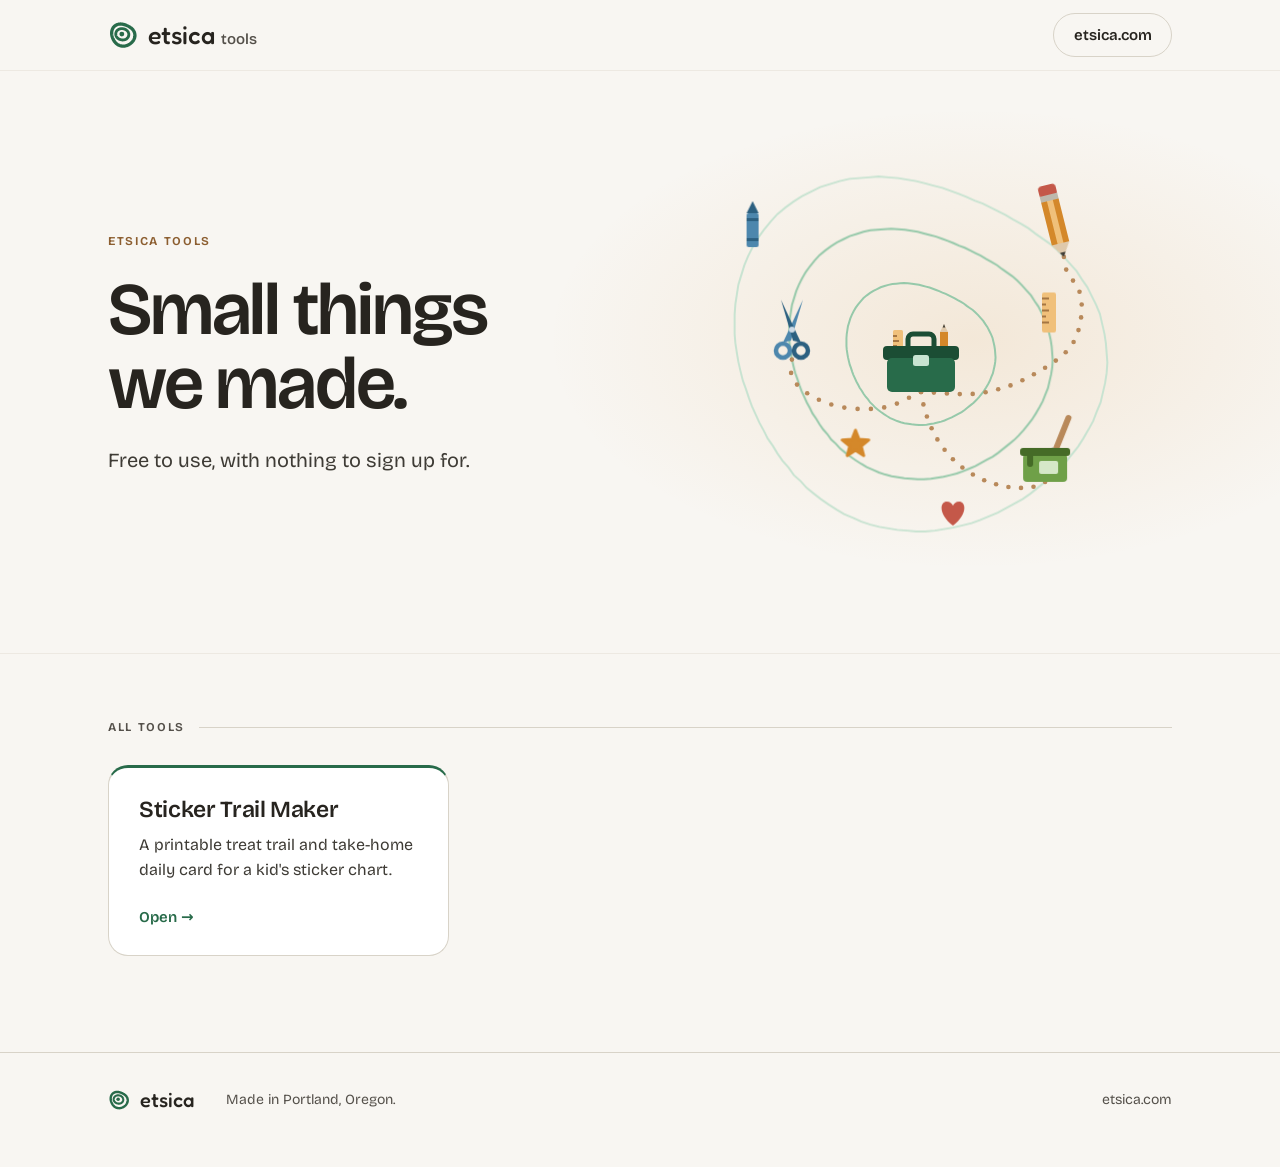
<file: index.html>
<!doctype html>
<html lang="en">
<head>
<meta charset="utf-8">
<meta name="viewport" content="width=device-width, initial-scale=1">
<meta name="robots" content="noindex">
<meta name="color-scheme" content="light">
<title>Etsica Tools</title>
<link rel="stylesheet" href="/css/fonts.css">
<style>
  :root {
    --bark-200: #DFC9AB; --bark-400: #B8895A; --bark-600: #8C5E30;
    --moss-100: #D6E8C8; --moss-400: #6FA048; --moss-600: #456B27;
    --slate-100: #CCDAE6; --slate-400: #4D87AD; --slate-600: #2C6080;
    --fern-100: #C8E3D1; --fern-200: #96C9AA; --fern-600: #286B4A; --fern-700: #1B4D34;
    --ember-200: #F0C07A; --ember-400: #D4882A;
    --cedar-400: #C45849;
    --stone-0: #FFFFFF; --stone-50: #F8F6F2; --stone-100: #EDE9E2; --stone-200: #D8D3C8; --stone-300: #BDB8AC; --stone-700: #3E3B35; --stone-800: #27241F;

    --bg: var(--stone-50); --surface: var(--stone-0);
    --line: var(--stone-200); --line-soft: var(--stone-100);
    --ink: var(--stone-800); --ink-2: var(--stone-700); --ink-3: #54504A;
    --primary: var(--fern-600);

    --font: "Bricolage Grotesque", system-ui, -apple-system, sans-serif;
    --font-word: "Fredoka", system-ui, sans-serif;
    --ease: cubic-bezier(.22, .61, .36, 1);
    --pop: cubic-bezier(.34, 1.5, .5, 1);
    color-scheme: light;
  }

  * { box-sizing: border-box; margin: 0; padding: 0; }
  body {
    min-height: 100vh; display: flex; flex-direction: column;
    background: var(--bg); color: var(--ink);
    font-family: var(--font); font-size: 16px; line-height: 1.6;
    -webkit-font-smoothing: antialiased;
  }
  a { color: inherit; text-decoration: none; }
  :focus-visible { outline: 2px solid var(--primary); outline-offset: 3px; border-radius: 3px; }
  .wrap { max-width: 1120px; margin: 0 auto; padding: 0 28px; }

  .lockup { display: flex; align-items: center; gap: 10px; }
  .mark { color: var(--primary); flex: 0 0 auto; }
  .word { font-family: var(--font-word); font-weight: 500; line-height: 1; font-size: 25px; }
  .word small { font-family: var(--font); font-size: 15px; font-weight: 550; color: var(--ink-3); margin-left: 6px; }

  .top { border-bottom: 1px solid var(--line-soft); }
  .top .wrap { display: flex; align-items: center; height: 70px; }
  .top nav { margin-left: auto; }
  .pill { display: inline-flex; align-items: center; font-size: 15px; font-weight: 600; border: 1px solid var(--line); border-radius: 9999px; padding: .6em 1.3em; transition: border-color .15s var(--ease); }
  .pill:hover { border-color: var(--ink-3); }

  .hero { position: relative; overflow: hidden; }
  .hero::before { content: ""; position: absolute; inset: 0; pointer-events: none;
    background: radial-gradient(52% 62% at 76% 46%, rgba(212, 136, 42, .13), transparent 64%); }
  .scene { width: 100%; max-width: 480px; height: auto; justify-self: center; overflow: visible; }

  .ring { fill: none; stroke: var(--fern-200); stroke-width: 2; transform-box: fill-box; transform-origin: center; }
  .ring.g1 { animation: ringgrow .85s cubic-bezier(.34, 1.4, .5, 1) .3s both; }
  .ring.g2 { animation: ringgrow .85s cubic-bezier(.34, 1.4, .5, 1) .48s both; }
  .ring.g3 { stroke: var(--fern-100); animation: ringgrow .9s cubic-bezier(.34, 1.4, .5, 1) .66s both, ringidle 6.5s ease-in-out 3.4s infinite; }
  @keyframes ringgrow { from { opacity: 0; transform: scale(.06); } 60% { opacity: 1; } to { opacity: 1; transform: scale(1); } }
  @keyframes ringidle { 0%, 100% { transform: scale(1); opacity: 1; } 50% { transform: scale(1.025); opacity: .72; } }

  .dot { transform-box: fill-box; transform-origin: center; animation: pop .5s var(--ease) both; }
  .box { transform-box: fill-box; transform-origin: center; animation: pop .7s var(--pop) 1.2s both; }
  .tool, .bit { transform-box: fill-box; transform-origin: center bottom; }
  .tool.o1 { animation: pop .6s var(--pop) 1.55s both, scribble 4.8s ease-in-out 3.6s infinite; }
  .tool.o2 { animation: pop .6s var(--pop) 1.75s both; }
  .tool.o3 { animation: pop .6s var(--pop) 1.95s both; }
  .bit.t1 { animation: pop .55s var(--pop) 1.65s both, twinkle 3.2s ease-in-out 2.8s infinite; }
  .bit.t2 { animation: pop .55s var(--pop) 1.85s both, sway 5.6s ease-in-out 3s infinite; }
  .bit.t3 { animation: pop .55s var(--pop) 2.05s both, sway 5.2s ease-in-out 3.2s infinite; }
  .bit.t4 { animation: pop .55s var(--pop) 2.2s both, twinkle 3.6s ease-in-out 3.35s infinite; }
  .blade { transform-box: view-box; transform-origin: 0 -30px; }
  .blade.a { animation: snip-a 3.4s ease-in-out 3s infinite; }
  .blade.b { animation: snip-b 3.4s ease-in-out 3s infinite; }
  @keyframes pop { from { opacity: 0; transform: scale(0); } to { opacity: 1; transform: scale(1); } }
  @keyframes sway { 0%, 100% { transform: rotate(-2deg); } 50% { transform: rotate(2deg); } }
  @keyframes twinkle { 0%, 100% { transform: scale(1) rotate(0); } 50% { transform: scale(1.12) rotate(8deg); } }
  @keyframes scribble { 0%, 60%, 100% { transform: rotate(0); } 66% { transform: rotate(-7deg); } 72% { transform: rotate(5deg); } 78% { transform: rotate(-5deg); } 84% { transform: rotate(3deg); } }
  @keyframes snip-a { 0%, 55%, 100% { transform: rotate(0); } 63%, 79% { transform: rotate(12deg); } 71%, 87% { transform: rotate(0); } }
  @keyframes snip-b { 0%, 55%, 100% { transform: rotate(0); } 63%, 79% { transform: rotate(-12deg); } 71%, 87% { transform: rotate(0); } }

  .trail circle { fill: var(--bark-400); transform-box: fill-box; transform-origin: center; animation: dotpop .3s var(--ease) both; }
  @keyframes dotpop { from { opacity: 0; transform: scale(.2); } to { opacity: 1; transform: scale(1); } }
  .hero .wrap { position: relative; display: grid; grid-template-columns: 1.02fr .98fr; gap: 40px; align-items: center; padding-top: 48px; padding-bottom: 64px; }
  .kicker { font-size: 12px; font-weight: 650; letter-spacing: .14em; text-transform: uppercase; color: var(--bark-600); margin-bottom: 22px; }
  h1 { font-size: clamp(42px, 6.6vw, 74px); line-height: 1; letter-spacing: -.03em; font-weight: 600; max-width: 12ch; text-wrap: balance; }
  .lede { margin-top: 24px; max-width: 38ch; font-size: clamp(17px, 2vw, 20px); line-height: 1.55; color: var(--ink-2); }

  .list { flex: 1; padding: 64px 0 96px; border-top: 1px solid var(--line-soft); }
  h2 { display: flex; align-items: center; gap: 14px; color: var(--ink-3);
    font-size: 12px; font-weight: 650; letter-spacing: .14em; text-transform: uppercase; margin-bottom: 28px; }
  h2::after { content: ""; flex: 1; height: 1px; background: var(--line); }
  .cards { list-style: none; display: grid; grid-template-columns: repeat(auto-fill, minmax(300px, 1fr)); gap: 20px; }
  .card { display: flex; flex-direction: column; height: 100%; padding: 28px 30px 26px;
    background: var(--surface); border: 1px solid var(--line); border-top: 3px solid var(--primary); border-radius: 20px;
    transition: transform .18s var(--ease), border-color .18s var(--ease); }
  .card:hover { transform: translateY(-3px); border-color: var(--ink-3); border-top-color: var(--primary); }
  .card h3 { font-size: 23px; font-weight: 600; letter-spacing: -.015em; line-height: 1.2; }
  .card p { margin-top: 8px; color: var(--ink-2); }
  .card .go { margin-top: auto; padding-top: 22px; font-size: 15px; font-weight: 600; color: var(--primary); }
  .card .go span { display: inline-block; transition: transform .18s var(--ease); }
  .card:hover .go span { transform: translateX(4px); }

  footer { border-top: 1px solid var(--line); }
  footer .wrap { padding: 36px 28px 56px; display: flex; flex-wrap: wrap; gap: 16px 32px; align-items: center; color: var(--ink-3); font-size: 14px; }
  footer .word { font-size: 20px; color: var(--ink); }
  footer .wrap > a:last-child { margin-left: auto; }
  footer .wrap > a:last-child:hover { color: var(--ink); }

  @media (max-width: 720px) {
    .wrap, footer .wrap { padding-left: 20px; padding-right: 20px; }
    .hero .wrap { grid-template-columns: 1fr; gap: 8px; padding-top: 16px; padding-bottom: 56px; }
    .scene { order: -1; max-width: 340px; }
    .list { padding-top: 48px; }
    .cards { grid-template-columns: 1fr; }
  }
  @media (prefers-reduced-motion: reduce) {
    * { animation: none !important; transition: none !important; }
  }
</style>
</head>
<body>
<svg width="0" height="0" style="position:absolute" aria-hidden="true"><symbol id="ring" viewBox="0 0 64 64"><path d="M57.4 32.0 L57.5 33.3 L57.4 34.7 L57.2 36.0 L56.9 37.3 L56.6 38.6 L56.1 39.8 L55.6 41.1 L55.0 42.2 L54.3 43.4 L53.6 44.5 L52.8 45.5 L52.0 46.5 L51.1 47.5 L50.2 48.4 L49.2 49.2 L48.2 50.0 L47.2 50.8 L46.2 51.5 L45.1 52.1 L44.0 52.7 L42.9 53.3 L41.7 53.8 L40.5 54.3 L39.4 54.7 L38.2 55.0 L36.9 55.3 L35.7 55.5 L34.5 55.7 L33.2 55.8 L32.0 55.8 L30.8 55.7 L29.5 55.6 L28.3 55.4 L27.1 55.2 L25.9 54.9 L24.7 54.5 L23.6 54.0 L22.4 53.5 L21.4 52.9 L20.3 52.2 L19.3 51.5 L18.4 50.8 L17.4 50.0 L16.6 49.1 L15.7 48.3 L15.0 47.3 L14.2 46.4 L13.5 45.4 L12.9 44.4 L12.2 43.4 L11.7 42.4 L11.1 41.3 L10.6 40.2 L10.1 39.1 L9.7 38.0 L9.3 36.8 L8.9 35.7 L8.6 34.5 L8.3 33.2 L8.1 32.0 L7.9 30.7 L7.8 29.5 L7.8 28.2 L7.8 26.9 L7.9 25.5 L8.1 24.2 L8.3 22.9 L8.7 21.6 L9.1 20.3 L9.6 19.1 L10.2 17.9 L10.9 16.7 L11.7 15.6 L12.6 14.5 L13.5 13.5 L14.6 12.6 L15.7 11.8 L16.8 11.1 L18.0 10.5 L19.2 9.9 L20.5 9.5 L21.8 9.1 L23.1 8.8 L24.4 8.7 L25.7 8.6 L27.0 8.5 L28.3 8.6 L29.6 8.7 L30.8 8.9 L32.0 9.1 L33.2 9.4 L34.3 9.7 L35.5 10.0 L36.6 10.4 L37.7 10.8 L38.7 11.2 L39.8 11.7 L40.9 12.1 L41.9 12.6 L42.9 13.1 L43.9 13.6 L44.9 14.2 L46.0 14.8 L47.0 15.4 L47.9 16.1 L48.9 16.8 L49.9 17.5 L50.8 18.3 L51.7 19.2 L52.5 20.1 L53.4 21.1 L54.1 22.2 L54.8 23.2 L55.4 24.4 L56.0 25.6 L56.5 26.8 L56.8 28.1 L57.1 29.4 L57.3 30.7 L57.4 32.0 Z" stroke="currentColor" stroke-width="7" fill="none" stroke-linejoin="round"/><path d="M44.4 30.5 L44.4 31.2 L44.4 32.0 L44.3 32.7 L44.2 33.4 L44.0 34.1 L43.8 34.8 L43.5 35.5 L43.2 36.2 L42.8 36.8 L42.4 37.4 L42.0 38.0 L41.5 38.5 L41.0 39.0 L40.5 39.5 L39.9 39.9 L39.4 40.4 L38.8 40.7 L38.2 41.1 L37.6 41.4 L36.9 41.6 L36.3 41.9 L35.6 42.1 L35.0 42.2 L34.4 42.3 L33.7 42.5 L33.1 42.5 L32.4 42.6 L31.8 42.6 L31.1 42.6 L30.5 42.6 L29.9 42.5 L29.2 42.4 L28.6 42.4 L28.0 42.2 L27.4 42.1 L26.8 41.9 L26.2 41.8 L25.6 41.6 L25.0 41.3 L24.4 41.1 L23.8 40.8 L23.2 40.5 L22.7 40.2 L22.1 39.8 L21.6 39.4 L21.0 39.0 L20.5 38.6 L20.0 38.1 L19.6 37.6 L19.1 37.1 L18.7 36.5 L18.3 35.9 L17.9 35.3 L17.6 34.7 L17.3 34.0 L17.1 33.3 L16.9 32.7 L16.7 31.9 L16.6 31.2 L16.6 30.5 L16.6 29.8 L16.6 29.0 L16.7 28.3 L16.8 27.6 L17.0 26.9 L17.2 26.2 L17.5 25.5 L17.8 24.8 L18.2 24.2 L18.6 23.6 L19.0 23.0 L19.5 22.5 L20.0 22.0 L20.5 21.5 L21.1 21.1 L21.6 20.6 L22.2 20.3 L22.8 19.9 L23.4 19.6 L24.1 19.4 L24.7 19.1 L25.4 18.9 L26.0 18.8 L26.6 18.7 L27.3 18.5 L27.9 18.5 L28.6 18.4 L29.2 18.4 L29.9 18.4 L30.5 18.4 L31.1 18.5 L31.8 18.6 L32.4 18.6 L33.0 18.8 L33.6 18.9 L34.2 19.1 L34.8 19.2 L35.4 19.4 L36.0 19.7 L36.6 19.9 L37.2 20.2 L37.8 20.5 L38.3 20.8 L38.9 21.2 L39.4 21.6 L40.0 22.0 L40.5 22.4 L41.0 22.9 L41.4 23.4 L41.9 23.9 L42.3 24.5 L42.7 25.1 L43.1 25.7 L43.4 26.3 L43.7 27.0 L43.9 27.7 L44.1 28.3 L44.3 29.1 L44.4 29.8 L44.4 30.5 Z" stroke="currentColor" stroke-width="6" fill="none" stroke-linejoin="round"/><circle cx="29.5" cy="30" r="5.2" fill="currentColor"/></symbol></svg>

<header class="top"><div class="wrap">
  <a class="lockup" href="/">
    <svg class="mark" width="30" height="30" viewBox="0 0 64 64" aria-hidden="true"><use href="#ring"/></svg>
    <span class="word">etsica<small>tools</small></span>
  </a>
  <nav aria-label="Etsica"><a class="pill" href="https://etsica.com">etsica.com</a></nav>
</div></header>

<main>
  <section class="hero" aria-labelledby="title">
    <div class="wrap">
      <div>
        <p class="kicker">Etsica tools</p>
        <h1 id="title">Small things we made.</h1>
        <p class="lede">Free to use, with nothing to sign up for.</p>
      </div>
      <svg class="scene" viewBox="0 0 480 470" aria-hidden="true">
        <defs><path id="treering" d="M24.75 -0.15 L24.85 1.15 L24.75 2.55 L24.55 3.85 L24.25 5.15 L23.95 6.45 L23.45 7.65 L22.95 8.95 L22.35 10.05 L21.65 11.25 L20.95 12.35 L20.15 13.35 L19.35 14.35 L18.45 15.35 L17.55 16.25 L16.55 17.05 L15.55 17.85 L14.55 18.65 L13.55 19.35 L12.45 19.95 L11.35 20.55 L10.25 21.15 L9.05 21.65 L7.85 22.15 L6.75 22.55 L5.55 22.85 L4.25 23.15 L3.05 23.35 L1.85 23.55 L0.55 23.65 L-0.65 23.65 L-1.85 23.55 L-3.15 23.45 L-4.35 23.25 L-5.55 23.05 L-6.75 22.75 L-7.95 22.35 L-9.05 21.85 L-10.25 21.35 L-11.25 20.75 L-12.35 20.05 L-13.35 19.35 L-14.25 18.65 L-15.25 17.85 L-16.05 16.95 L-16.95 16.15 L-17.65 15.15 L-18.45 14.25 L-19.15 13.25 L-19.75 12.25 L-20.45 11.25 L-20.95 10.25 L-21.55 9.15 L-22.05 8.05 L-22.55 6.95 L-22.95 5.85 L-23.35 4.65 L-23.75 3.55 L-24.05 2.35 L-24.35 1.05 L-24.55 -0.15 L-24.75 -1.45 L-24.85 -2.65 L-24.85 -3.95 L-24.85 -5.25 L-24.75 -6.65 L-24.55 -7.95 L-24.35 -9.25 L-23.95 -10.55 L-23.55 -11.85 L-23.05 -13.05 L-22.45 -14.25 L-21.75 -15.45 L-20.95 -16.55 L-20.05 -17.65 L-19.15 -18.65 L-18.05 -19.55 L-16.95 -20.35 L-15.85 -21.05 L-14.65 -21.65 L-13.45 -22.25 L-12.15 -22.65 L-10.85 -23.05 L-9.55 -23.35 L-8.25 -23.45 L-6.95 -23.55 L-5.65 -23.65 L-4.35 -23.55 L-3.05 -23.45 L-1.85 -23.25 L-0.65 -23.05 L0.55 -22.75 L1.65 -22.45 L2.85 -22.15 L3.95 -21.75 L5.05 -21.35 L6.05 -20.95 L7.15 -20.45 L8.25 -20.05 L9.25 -19.55 L10.25 -19.05 L11.25 -18.55 L12.25 -17.95 L13.35 -17.35 L14.35 -16.75 L15.25 -16.05 L16.25 -15.35 L17.25 -14.65 L18.15 -13.85 L19.05 -12.95 L19.85 -12.05 L20.75 -11.05 L21.45 -9.95 L22.15 -8.95 L22.75 -7.75 L23.35 -6.55 L23.85 -5.35 L24.15 -4.05 L24.45 -2.75 L24.65 -1.45 L24.75 -0.15 Z" vector-effect="non-scaling-stroke"/></defs>
        <g transform="translate(240 235) scale(3)"><use class="ring g1" href="#treering"/></g>
        <g transform="translate(240 235) scale(5.3)"><use class="ring g2" href="#treering"/></g>
        <g transform="translate(240 235) scale(7.5)"><use class="ring g3" href="#treering"/></g>

        <g class="trail">
          <circle cx="240.0" cy="273.0" r="2.3" style="animation-delay:2.200s"/>
          <circle cx="252.9" cy="273.6" r="2.3" style="animation-delay:2.250s"/>
          <circle cx="265.9" cy="274.4" r="2.3" style="animation-delay:2.300s"/>
          <circle cx="278.8" cy="275.1" r="2.3" style="animation-delay:2.350s"/>
          <circle cx="291.7" cy="274.9" r="2.3" style="animation-delay:2.400s"/>
          <circle cx="304.6" cy="273.2" r="2.3" style="animation-delay:2.450s"/>
          <circle cx="317.2" cy="270.3" r="2.3" style="animation-delay:2.500s"/>
          <circle cx="329.5" cy="266.4" r="2.3" style="animation-delay:2.550s"/>
          <circle cx="341.4" cy="261.3" r="2.3" style="animation-delay:2.600s"/>
          <circle cx="352.9" cy="255.3" r="2.3" style="animation-delay:2.650s"/>
          <circle cx="364.1" cy="248.8" r="2.3" style="animation-delay:2.700s"/>
          <circle cx="374.8" cy="241.6" r="2.3" style="animation-delay:2.750s"/>
          <circle cx="384.7" cy="233.2" r="2.3" style="animation-delay:2.800s"/>
          <circle cx="392.6" cy="223.0" r="2.3" style="animation-delay:2.850s"/>
          <circle cx="397.5" cy="211.1" r="2.3" style="animation-delay:2.900s"/>
          <circle cx="400.1" cy="198.4" r="2.3" style="animation-delay:2.950s"/>
          <circle cx="400.7" cy="185.5" r="2.3" style="animation-delay:3.000s"/>
          <circle cx="398.5" cy="172.8" r="2.3" style="animation-delay:3.050s"/>
          <circle cx="392.0" cy="161.6" r="2.3" style="animation-delay:3.100s"/>
          <circle cx="385.2" cy="150.6" r="2.3" style="animation-delay:3.150s"/>
          <circle cx="382.9" cy="137.9" r="2.3" style="animation-delay:3.200s"/>
          <circle cx="240.0" cy="273.0" r="2.3" style="animation-delay:2.300s"/>
          <circle cx="228.0" cy="278.8" r="2.3" style="animation-delay:2.350s"/>
          <circle cx="215.9" cy="284.6" r="2.3" style="animation-delay:2.400s"/>
          <circle cx="203.2" cy="288.4" r="2.3" style="animation-delay:2.450s"/>
          <circle cx="189.9" cy="289.9" r="2.3" style="animation-delay:2.500s"/>
          <circle cx="176.6" cy="289.9" r="2.3" style="animation-delay:2.550s"/>
          <circle cx="163.3" cy="288.6" r="2.3" style="animation-delay:2.600s"/>
          <circle cx="150.3" cy="285.5" r="2.3" style="animation-delay:2.650s"/>
          <circle cx="137.9" cy="280.7" r="2.3" style="animation-delay:2.700s"/>
          <circle cx="126.2" cy="274.2" r="2.3" style="animation-delay:2.750s"/>
          <circle cx="116.0" cy="265.6" r="2.3" style="animation-delay:2.800s"/>
          <circle cx="110.1" cy="253.9" r="2.3" style="animation-delay:2.850s"/>
          <circle cx="110.9" cy="240.6" r="2.3" style="animation-delay:2.900s"/>
          <circle cx="240.0" cy="273.0" r="2.3" style="animation-delay:2.400s"/>
          <circle cx="242.4" cy="285.4" r="2.3" style="animation-delay:2.450s"/>
          <circle cx="245.9" cy="297.5" r="2.3" style="animation-delay:2.500s"/>
          <circle cx="250.6" cy="309.2" r="2.3" style="animation-delay:2.550s"/>
          <circle cx="256.4" cy="320.4" r="2.3" style="animation-delay:2.600s"/>
          <circle cx="263.6" cy="330.8" r="2.3" style="animation-delay:2.650s"/>
          <circle cx="271.9" cy="340.2" r="2.3" style="animation-delay:2.700s"/>
          <circle cx="281.4" cy="348.5" r="2.3" style="animation-delay:2.750s"/>
          <circle cx="291.9" cy="355.5" r="2.3" style="animation-delay:2.800s"/>
          <circle cx="303.2" cy="361.2" r="2.3" style="animation-delay:2.850s"/>
          <circle cx="315.1" cy="365.3" r="2.3" style="animation-delay:2.900s"/>
          <circle cx="327.4" cy="368.0" r="2.3" style="animation-delay:2.950s"/>
          <circle cx="340.0" cy="368.9" r="2.3" style="animation-delay:3.000s"/>
          <circle cx="352.5" cy="367.7" r="2.3" style="animation-delay:3.050s"/>
          <circle cx="364.1" cy="362.9" r="2.3" style="animation-delay:3.100s"/>
        </g>

        <g transform="translate(174.5 341.3)"><g class="bit t1">
          <path d="M0 -30 L3.5 -20.9 L13.3 -20.3 L5.7 -14.1 L8.2 -4.7 L0 -10 L-8.2 -4.7 L-5.7 -14.1 L-13.3 -20.3 L-3.5 -20.9 Z" fill="var(--ember-400)" stroke="var(--ember-400)" stroke-width="3" stroke-linejoin="round"/>
        </g></g>
        <g transform="translate(71.6 128.1)"><g class="bit t2">
          <rect x="-6" y="-34" width="12" height="34" rx="2" fill="var(--slate-400)"/>
          <path d="M-6 -34 L0 -46 L6 -34 Z" fill="var(--slate-600)"/>
          <rect x="-6" y="-29" width="12" height="3" fill="var(--slate-600)"/>
          <rect x="-6" y="-9" width="12" height="3" fill="var(--slate-600)"/>
        </g></g>
        <g transform="translate(368 213.5)"><g class="bit t3">
          <rect x="-7" y="-40" width="14" height="40" rx="2" fill="var(--ember-200)"/>
          <path d="M-7 -34 h7 M-7 -28 h4 M-7 -22 h7 M-7 -16 h4 M-7 -10 h7" stroke="var(--bark-600)" stroke-width="1.5"/>
        </g></g>
        <g transform="translate(271.9 408.6)"><g class="bit t4">
          <path d="M0 -2 C-14 -12 -14 -26 -6 -26 C-3 -26 -1 -24 0 -22 C1 -24 3 -26 6 -26 C14 -26 14 -12 0 -2 Z" fill="var(--cedar-400)"/>
        </g></g>

        <g transform="translate(382.9 137.9)"><g class="tool o1"><g transform="rotate(-14)">
          <rect x="-9" y="-74" width="18" height="12" rx="4" fill="var(--cedar-400)"/>
          <rect x="-9" y="-64" width="18" height="7" fill="var(--stone-300)"/>
          <rect x="-9" y="-58" width="18" height="44" fill="var(--ember-400)"/>
          <rect x="-3" y="-58" width="6" height="44" fill="var(--ember-200)"/>
          <path d="M-9 -14 L0 0 L9 -14 Z" fill="var(--bark-200)"/>
          <path d="M-3 -4.7 L0 0 L3 -4.7 Z" fill="var(--stone-700)"/>
        </g></g></g>
        <g transform="translate(110.9 240.6)"><g class="tool o2">
          <g class="blade a">
            <path d="M-9 -17 L-1 -19 L11 -60 Z" fill="var(--slate-400)"/>
            <circle cx="-9" cy="-9" r="7" fill="none" stroke="var(--slate-400)" stroke-width="4.5"/>
          </g>
          <g class="blade b">
            <path d="M9 -17 L1 -19 L-11 -60 Z" fill="var(--slate-600)"/>
            <circle cx="9" cy="-9" r="7" fill="none" stroke="var(--slate-600)" stroke-width="4.5"/>
          </g>
          <circle cx="0" cy="-30" r="3" fill="var(--slate-100)"/>
        </g></g>
        <g transform="translate(364.1 362.9)"><g class="tool o3">
          <g transform="translate(8 -26) rotate(22)">
            <rect x="-3" y="-44" width="6" height="40" rx="3" fill="var(--bark-400)"/>
            <rect x="-4.5" y="-8" width="9" height="10" rx="1.5" fill="var(--stone-300)"/>
          </g>
          <rect x="-22" y="-28" width="44" height="28" rx="4" fill="var(--moss-400)"/>
          <rect x="-25" y="-34" width="50" height="8" rx="3" fill="var(--moss-600)"/>
          <path d="M-18 -27 v9 a3 3 0 0 0 6 0 v-9 Z" fill="var(--moss-600)"/>
          <rect x="-6" y="-21" width="19" height="13" rx="2" fill="var(--moss-100)"/>
        </g></g>

        <circle class="dot" cx="240" cy="235" r="6" fill="var(--fern-600)"/>
        <g transform="translate(240 235)"><g class="box">
          <rect x="-28" y="-24" width="10" height="24" rx="1.5" fill="var(--ember-200)"/>
          <path d="M-28 -18 h4 M-28 -13 h6 M-28 -8 h4" stroke="var(--bark-600)" stroke-width="1.5"/>
          <rect x="19" y="-22" width="8" height="22" fill="var(--ember-400)"/>
          <path d="M19 -22 L23 -30 L27 -22 Z" fill="var(--bark-200)"/>
          <path d="M21.7 -26.5 L23 -30 L24.3 -26.5 Z" fill="var(--stone-700)"/>
          <path d="M-13 -6 V-15 a5 5 0 0 1 5 -5 H8 a5 5 0 0 1 5 5 V-6" fill="none" stroke="var(--fern-700)" stroke-width="5" stroke-linecap="round"/>
          <rect x="-38" y="-8" width="76" height="14" rx="4" fill="var(--fern-700)"/>
          <rect x="-34" y="4" width="68" height="34" rx="5" fill="var(--fern-600)"/>
          <rect x="-8" y="1" width="16" height="11" rx="2.5" fill="var(--fern-100)"/>
        </g></g>
      </svg>
    </div>
  </section>

  <section class="list" aria-labelledby="all-tools"><div class="wrap">
    <h2 id="all-tools">All tools</h2>
    <ul class="cards">
      <li><a class="card" href="/sticker-trail-maker">
        <h3>Sticker Trail Maker</h3>
        <p>A printable treat trail and take-home daily card for a kid's sticker chart.</p>
        <span class="go" aria-hidden="true">Open <span>&rarr;</span></span>
      </a></li>
    </ul>
  </div></section>
</main>

<footer><div class="wrap">
  <span class="lockup">
    <svg class="mark" width="22" height="22" viewBox="0 0 64 64" aria-hidden="true"><use href="#ring"/></svg>
    <span class="word">etsica</span>
  </span>
  <span>Made in Portland, Oregon.</span>
  <a href="https://etsica.com">etsica.com</a>
</div></footer>
</body>
</html>
</file>
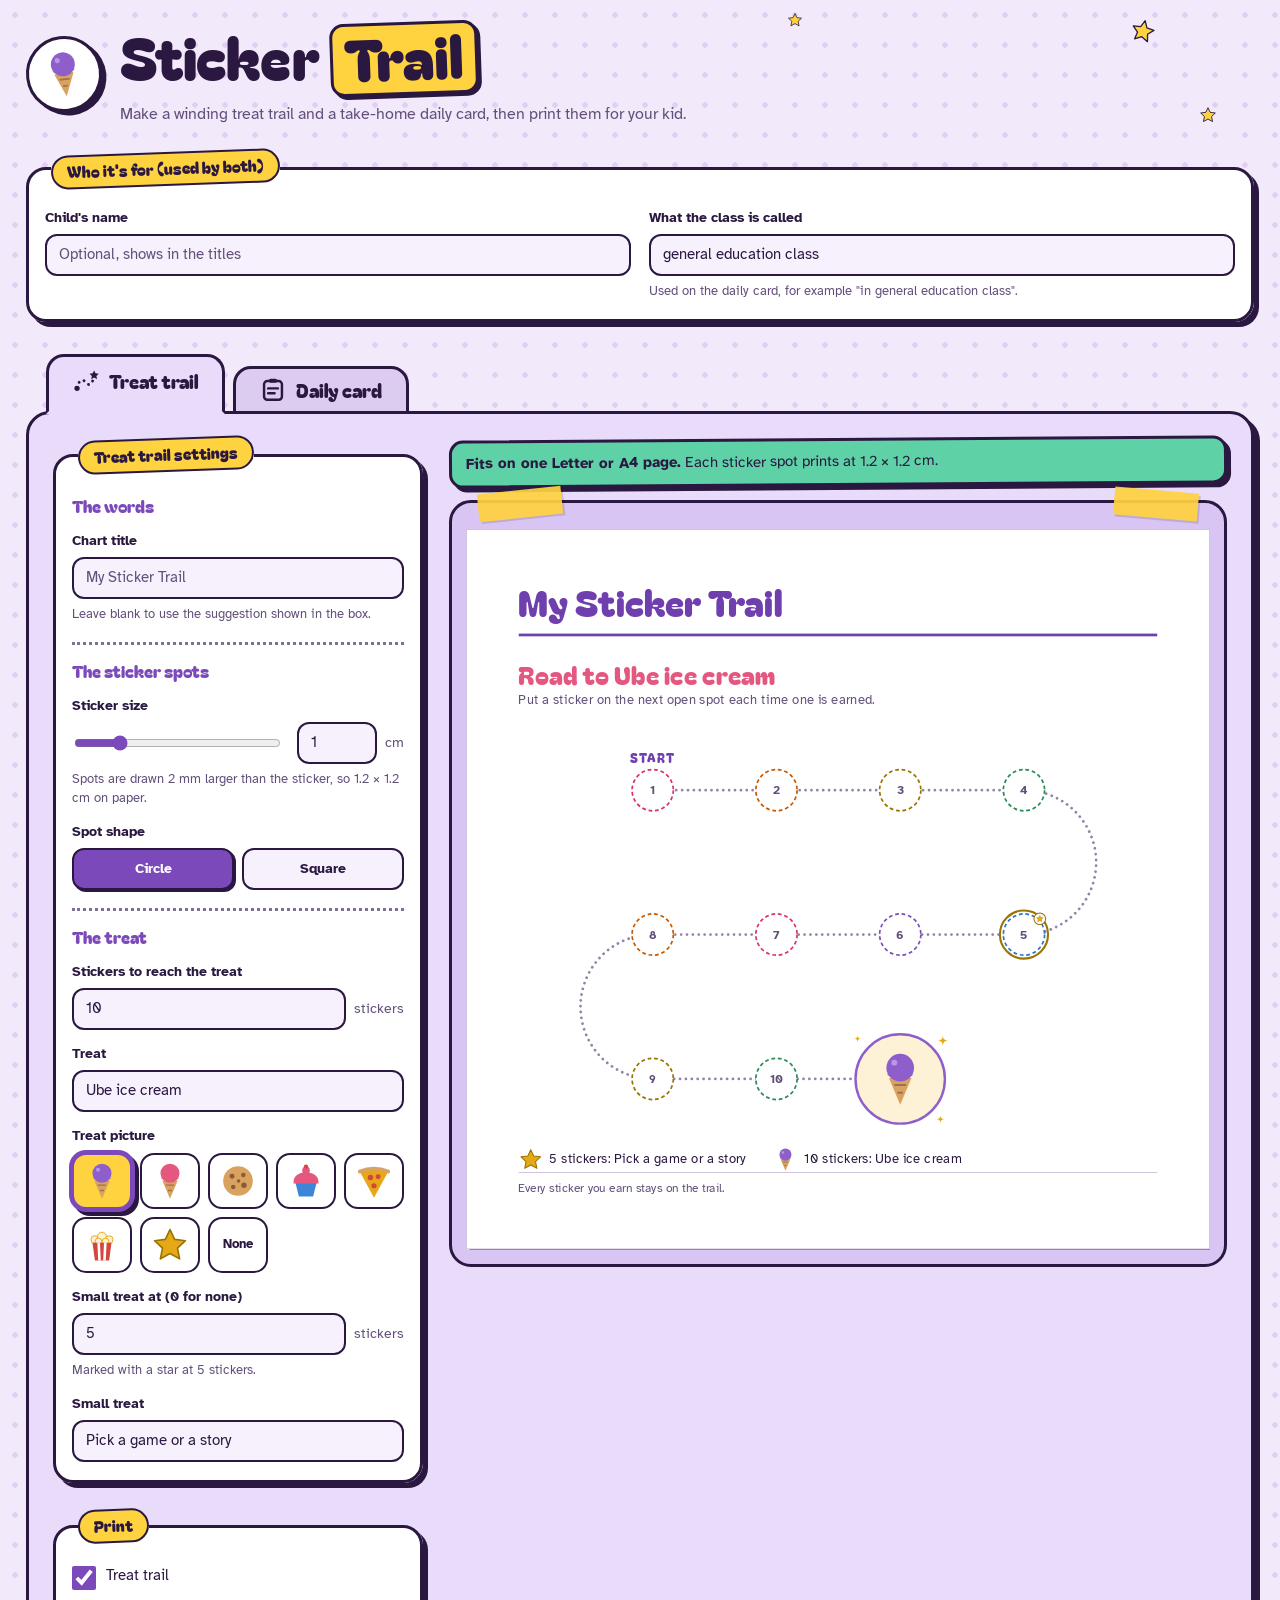
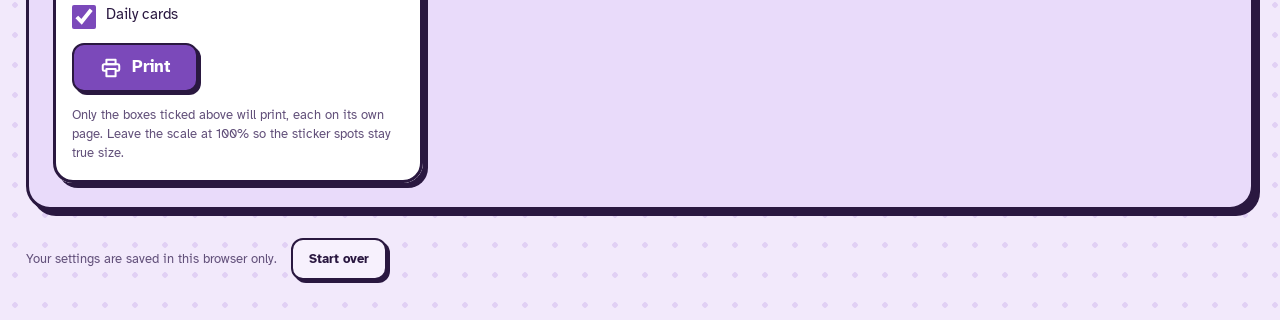
<file: sticker-trail-maker.html>
<!doctype html>
<html lang="en">
<head>
<meta charset="utf-8">
<meta name="viewport" content="width=device-width, initial-scale=1">
<title>Sticker Trail Maker</title>
<meta name="description" content="Make a printable treat trail and a take-home daily card for a kid's sticker chart. Free to share. Your settings stay in your browser.">
<link rel="icon" href="data:image/svg+xml,%3Csvg xmlns='http://www.w3.org/2000/svg' viewBox='0 0 32 32'%3E%3Cpath d='M9.5 15.5 16 31l6.5-15.5z' fill='%23D9A25F'/%3E%3Ccircle cx='16' cy='9.5' r='8' fill='%238E5FCB'/%3E%3Cpath d='M8.2 13.5q7.8 5 15.6 0z' fill='%238E5FCB'/%3E%3Ccircle cx='12.6' cy='6.6' r='1.7' fill='%23B896E8'/%3E%3C/svg%3E">
<meta name="robots" content="noindex">
<link rel="stylesheet" href="/css/fonts.css">
<style>
:root {
  --bg: #F2E9FB;
  --dot: #E1D0F4;
  --tint-chart: #E9DBFA;
  --tint-card: #CFF1E3;
  --desk-chart: #D9C5F3;
  --desk-card: #ABE0C9;
  --tab-off: #DCCDF0;
  --panel: #FFFFFF;
  --field: #F7F1FD;
  --ink: #2A1840;
  --muted: #62507A;
  --edge: #2A1840;
  --shadow: #2A1840;
  --accent: #7B49BA;
  --on-accent: #FFFFFF;
  --sun: #FFD23F;
  --mint: #5ED1A7;
  --coral: #FF7A6B;
  --on-pop: #2A1840;
  --warn: #9A4D00;

  /* The paper keeps the same colours in every theme. */
  --sheet-bg: #FFFFFF;
  --sheet-ink: #2A1840;
  --sheet-muted: #62507A;
  --sheet-line: #CBBFDA;
  --sheet-spot: #7F6F99;
  --sheet-rule: #9A8CB0;
  --sheet-accent: #6F3FAE;
  --sheet-ube: #8E5FCB;
  --sheet-ube-lite: #B896E8;
  --sheet-pink: #E4577F;
  --sheet-cone: #D9A25F;
  --sheet-gold: #E6A817;
  --sheet-gold-dark: #9A7400;
  --sheet-red: #D6453D;
  --sheet-brown: #8A5A3C;
  --sheet-cream: #FDF1D6;
  --sheet-blue: #3C86D8;
  --sheet-r1: #D6336C;
  --sheet-r2: #C75A00;
  --sheet-r3: #9A7400;
  --sheet-r4: #2B8A57;
  --sheet-r5: #2F74C0;
  --sheet-r6: #7A4DB8;

  --font-display: "Bagel Fat One", "Chalkboard SE", "Trebuchet MS", system-ui, sans-serif;
  --font-body: "Atkinson Hyperlegible", system-ui, -apple-system, "Segoe UI", sans-serif;
}
@media screen and (prefers-color-scheme: dark) {
  :root {
    --bg: #1B1229; --dot: #281A3D; --tint-chart: #2E2048; --tint-card: #143A31; --desk-chart: #1F1630; --desk-card: #0F2A24; --tab-off: #1F1630; --panel: #2B1E42; --field: #1F1630;
    --ink: #F6EEFF; --muted: #BCA9D6; --edge: #9B82C8; --shadow: #0D0718;
    --accent: #BA92F2; --on-accent: #1B1229; --warn: #F2B068;
    color-scheme: dark;
  }
}

body {
  margin: 0;
  background: radial-gradient(var(--dot) 2.5px, transparent 3px) 0 0 / 30px 30px, var(--bg);
  color: var(--ink); font-family: var(--font-body); font-size: 15px; line-height: 1.45;
}
*, *::before, *::after { box-sizing: border-box; }
[hidden] { display: none !important; }
:focus-visible { outline: 3px solid var(--accent); outline-offset: 3px; }

.app { max-width: 1260px; margin: 0 auto; padding-inline: 16px; padding-block: 22px 40px; }

/* Header */
.top { position: relative; display: flex; align-items: center; gap: 18px; flex-wrap: wrap; margin-bottom: 26px; }
.logo { flex: none; width: 76px; height: 76px; display: grid; place-items: center; background: var(--panel); border: 3px solid var(--edge); border-radius: 50%; box-shadow: 4px 4px 0 var(--shadow); transform: rotate(-7deg); }
.logo svg { width: 48px; height: 48px; }
.top-text { min-width: 0; flex: 1 1 280px; }
.top h1 { font-family: var(--font-display); font-weight: 400; font-size: clamp(38px, 7vw, 58px); line-height: 1.1; margin: 0 0 8px; color: var(--ink); text-wrap: balance; }
.top h1 .mk { display: inline-block; padding: 0 0.2em 0.05em; background: var(--sun); color: var(--on-pop); border: 3px solid var(--edge); border-radius: 14px; box-shadow: 3px 3px 0 var(--shadow); transform: rotate(-2deg); }
.top p { margin: 0; color: var(--muted); max-width: 58ch; font-size: 16px; }
.spark { position: absolute; width: 26px; height: 26px; }
.spark path { fill: var(--sun); stroke: var(--edge); stroke-width: 1.6; stroke-linejoin: round; }
.spark.s1 { right: 8%; top: -4px; transform: rotate(12deg); }
.spark.s2 { right: 3%; bottom: 2px; width: 18px; height: 18px; }
.spark.s3 { left: 62%; top: -10px; width: 16px; height: 16px; }

#controls { display: flex; flex-direction: column; gap: 32px; min-width: 0; }
.who-grid { display: grid; grid-template-columns: minmax(0, 1fr) minmax(0, 1fr); gap: 14px 18px; }
@media (max-width: 640px) { .who-grid { grid-template-columns: minmax(0, 1fr); } }
.cols { display: grid; grid-template-columns: minmax(280px, 370px) minmax(0, 1fr); gap: 26px; align-items: start; }
@media (max-width: 1000px) { .cols { grid-template-columns: minmax(0, 1fr); } }

/* Controls */
.col-controls { display: flex; flex-direction: column; gap: 26px; min-width: 0; }
.pane { margin: 0; min-width: 0; background: var(--panel); border: 3px solid var(--edge); border-radius: 20px; box-shadow: 5px 5px 0 var(--shadow); padding: 14px 16px 18px; }
.pane > legend { margin-left: 6px; padding: 3px 14px 4px; background: var(--sun); color: var(--on-pop); border: 2px solid var(--edge); border-radius: 999px; font-family: var(--font-display); font-weight: 400; font-size: 16px; transform: rotate(-2deg); }
.stack { display: flex; flex-direction: column; gap: 14px; padding-top: 8px; }
.sub { margin: 4px 0 -2px; padding-top: 14px; border-top: 3px dotted var(--sheet-spot); font-family: var(--font-display); font-weight: 400; font-size: 17px; color: var(--accent); }
.sub:first-child { margin-top: 0; padding-top: 0; border-top: 0; }
.field { display: flex; flex-direction: column; gap: 6px; min-width: 0; }
.lbl { font-weight: 700; font-size: 14px; }
.hint { margin: 0; font-size: 13px; color: var(--muted); }
.hint.warn { color: var(--warn); font-weight: 700; }
#controls input[type="text"], #controls input[type="number"], #controls input[type="time"] {
  font: inherit; color: var(--ink); background: var(--field); border: 2px solid var(--edge);
  border-radius: 12px; padding: 8px 12px; min-height: 42px; width: 100%;
}
#controls input::placeholder { color: var(--muted); opacity: 1; }
.row2 { display: grid; grid-template-columns: minmax(0, 1fr) minmax(0, 1fr); gap: 12px; }
.num { display: flex; align-items: center; gap: 8px; }
.num input[type="number"] { width: 96px; }
.num span { color: var(--muted); font-size: 14px; }
.pair { display: flex; align-items: center; gap: 14px; flex-wrap: wrap; }
.pair input[type="range"] { flex: 1 1 120px; min-width: 0; accent-color: var(--accent); }
.seg { position: relative; display: flex; gap: 8px; }
.seg input { position: absolute; opacity: 0; width: 1px; height: 1px; }
.seg label { flex: 1; text-align: center; padding: 8px 8px; min-height: 42px; display: grid; place-items: center; border: 2px solid var(--edge); border-radius: 12px; background: var(--field); cursor: pointer; font-weight: 700; font-size: 14px; }
.seg input:checked + label { background: var(--accent); color: var(--on-accent); box-shadow: 2px 2px 0 var(--shadow); }
.seg input:focus-visible + label { outline: 3px solid var(--accent); outline-offset: 3px; }
.picks { position: relative; display: grid; grid-template-columns: repeat(auto-fill, minmax(56px, 1fr)); gap: 8px; }
.picks input { position: absolute; opacity: 0; width: 1px; height: 1px; }
.picks label { display: grid; place-items: center; min-height: 56px; padding: 6px; border: 2px solid var(--edge); border-radius: 14px; background: var(--sheet-bg); color: var(--sheet-ink); cursor: pointer; font-size: 13px; font-weight: 700; }
.picks svg { width: 38px; height: 38px; }
.picks input:checked + label { background: var(--sun); border-color: var(--accent); box-shadow: 0 0 0 3px var(--accent), 4px 4px 0 3px var(--shadow); }
.picks input:focus-visible + label { outline: 3px solid var(--accent); outline-offset: 3px; }
.sr { position: absolute; width: 1px; height: 1px; margin: -1px; padding: 0; border: 0; overflow: hidden; clip: rect(0 0 0 0); white-space: nowrap; }
.group { margin: 0; padding: 0; border: 0; }
.group > legend { padding: 0; margin-bottom: 6px; }
.check { display: flex; gap: 10px; align-items: flex-start; }
.check input { width: 24px; height: 24px; margin: 1px 0 0; accent-color: var(--accent); flex: none; }
.btn { font: inherit; font-weight: 700; color: var(--ink); background: var(--field); border: 2px solid var(--edge); border-radius: 12px; padding: 8px 16px; min-height: 42px; cursor: pointer; align-self: flex-start; box-shadow: 3px 3px 0 var(--shadow); }
.btn:hover { background: var(--sun); color: var(--on-pop); }
.btn:active { transform: translate(2px, 2px); box-shadow: 1px 1px 0 var(--shadow); }
.btn-print { display: inline-flex; align-items: center; gap: 10px; padding: 10px 26px; font-size: 17px; background: var(--accent); color: var(--on-accent); }
.btn-print svg { width: 22px; height: 22px; flex: none; }

/* Tabs */
.app { --wk-bg: var(--tint-chart); --wk-desk: var(--desk-chart); }
.app[data-tab="card"] { --wk-bg: var(--tint-card); --wk-desk: var(--desk-card); }
.tabbed { min-width: 0; }
.tabs { position: relative; z-index: 2; display: flex; align-items: flex-end; gap: 8px; padding-inline: 20px; margin-bottom: -3px; }
.tab { flex: 0 1 auto; min-width: 0; display: flex; align-items: center; justify-content: center; gap: 10px; min-height: 48px; padding: 8px 24px; font-family: var(--font-display); font-weight: 400; font-size: 19px; line-height: 1.1; color: var(--ink); background: var(--tab-off); border: 3px solid var(--edge); border-radius: 18px 18px 0 0; cursor: pointer; }
.tab svg { width: 26px; height: 26px; flex: none; }
.tab:hover { background: var(--sun); color: var(--on-pop); }
.tab[aria-selected="true"] { min-height: 60px; padding-bottom: 14px; background: var(--wk-bg); border-bottom-color: var(--wk-bg); color: var(--ink); }
.tab .t-fill { fill: currentColor; }
@media (max-width: 640px) { .tabs { padding-inline: 10px; gap: 6px; } .tab { flex: 1 1 0; padding-inline: 8px; font-size: 17px; gap: 6px; } .tab svg { width: 22px; height: 22px; } }
.workspace { position: relative; z-index: 1; background: var(--wk-bg); border: 3px solid var(--edge); border-radius: 24px; box-shadow: 6px 6px 0 var(--shadow); padding: 24px; min-width: 0; }
@media (max-width: 640px) { .workspace { padding: 16px 12px; } }

/* Preview */
.preview { min-width: 0; display: flex; flex-direction: column; gap: 14px; }
.status { margin: 0; padding: 10px 14px; border: 3px solid var(--edge); border-radius: 14px; box-shadow: 4px 4px 0 var(--shadow); color: var(--on-pop); background: var(--sun); transform: rotate(-0.4deg); }
.status .state { font-weight: 700; }
.status.ok { background: var(--mint); }
.status.warn { background: var(--coral); }
.desk { position: relative; padding: 26px 14px 14px; background: var(--wk-desk); border: 3px solid var(--edge); border-radius: 22px; }
.desk::before, .desk::after { content: ""; position: absolute; top: -13px; width: 84px; height: 28px; background: var(--sun); opacity: 0.92; box-shadow: 2px 2px 0 rgba(0, 0, 0, 0.14); }
.desk::before { left: 26px; transform: rotate(-6deg); }
.desk::after { right: 26px; transform: rotate(5deg); }
.stage { position: relative; overflow: hidden; }
@media screen {
  .app[data-tab="chart"] #stageCard, .app[data-tab="card"] #stageChart { display: none; }
}
.foot { margin: 28px 0 0; color: var(--muted); font-size: 13px; display: flex; gap: 14px; flex-wrap: wrap; align-items: center; }

/* Treat pictures (drawn on a 32 x 32 grid) */
.f-tan { fill: var(--sheet-cone); }
.f-pink { fill: var(--sheet-pink); }
.f-ube { fill: var(--sheet-ube); }
.f-ube-lite { fill: var(--sheet-ube-lite); }
.f-gold { fill: var(--sheet-gold); }
.f-red { fill: var(--sheet-red); }
.f-brown { fill: var(--sheet-brown); }
.f-cream { fill: var(--sheet-cream); }
.f-blue { fill: var(--sheet-blue); }
.f-star { fill: var(--sheet-gold); stroke: var(--sheet-gold-dark); stroke-width: 1.4; stroke-linejoin: round; }
.k { stroke: var(--sheet-gold); stroke-width: 0.8; }
.l-waffle { fill: none; stroke: var(--sheet-ink); stroke-opacity: 0.35; stroke-width: 1.2; }
.l-crust { fill: none; stroke: var(--sheet-cone); stroke-width: 3.2; stroke-linecap: round; }
.l-stripe { fill: none; stroke: var(--sheet-bg); stroke-width: 2.2; }

/* The paper */
.sheet {
  width: calc(21.59cm + 2px); padding: 1.5cm; background: var(--sheet-bg); color: var(--sheet-ink);
  border: 1px solid var(--sheet-line); transform-origin: 0 0; font-family: var(--font-body); font-size: 11pt; line-height: 1.35;
  -webkit-print-color-adjust: exact; print-color-adjust: exact;
}
@media screen { .sheet { box-shadow: 4px 4px 0 var(--shadow); } }
.sheet h2, .sheet h3, .sheet p, .sheet ul { margin: 0; }
.s-head { padding-bottom: 0.35cm; border-bottom: 3px solid var(--sheet-accent); }
.s-title { font-family: var(--font-display); font-weight: 400; font-size: 30pt; line-height: 1.1; color: var(--sheet-accent); text-wrap: balance; }
.track { margin-top: 0.6cm; }
.track h3 { font-family: var(--font-display); font-weight: 400; font-size: 21pt; color: var(--sheet-pink); }
.track-sub { margin: 0.1cm 0 0.1cm; font-size: 11pt; color: var(--sheet-muted); }
.path-svg { display: block; margin: 0.15cm auto 0; overflow: visible; }
.trail { fill: none; stroke: var(--sheet-spot); stroke-opacity: 0.85; stroke-width: 8; stroke-linecap: round; stroke-dasharray: 0.1 17; }
.p-spot { fill: var(--sheet-bg); stroke-width: 5; stroke-dasharray: 11 8; }
.p-ring { fill: none; stroke: var(--sheet-gold-dark); stroke-width: 6; }
.p-badge { fill: var(--sheet-bg); stroke: var(--sheet-gold-dark); stroke-width: 3; }
.p-prize { fill: var(--sheet-cream); stroke: var(--sheet-ube); stroke-width: 7; }
.p-num { font-family: var(--font-body); font-weight: 700; fill: var(--sheet-muted); }
.p-start { font-family: var(--font-display); font-weight: 400; fill: var(--sheet-accent); }
.p-treat { font-family: var(--font-display); font-weight: 400; fill: var(--sheet-accent); }
.legend { display: flex; flex-wrap: wrap; gap: 0.2cm 0.8cm; margin-top: 0.4cm; padding: 0; list-style: none; font-size: 11pt; }
.legend li { display: flex; align-items: center; gap: 0.2cm; }
.legend svg { width: 0.7cm; height: 0.7cm; flex: none; }
.s-foot { margin-top: 0.6cm; padding-top: 0.25cm; border-top: 1px solid var(--sheet-line); font-size: 9.5pt; color: var(--sheet-muted); }
.blank { display: inline-block; width: 2.6cm; border-bottom: 1px solid var(--sheet-ink); margin-left: 0.15cm; }
.blank.short { width: 1.7cm; }

/* Daily cards */
.cards { display: grid; gap: 0.5cm; }
.cards[data-per="1"] { grid-template-columns: minmax(0, 1fr); --card-h: 24.4cm; }
.cards[data-per="2"] { grid-template-columns: minmax(0, 1fr); --card-h: 12cm; }
.cards[data-per="4"] { grid-template-columns: repeat(2, minmax(0, 1fr)); --card-h: 12cm; }
.card { height: var(--card-h); display: flex; flex-direction: column; gap: 0.3cm; padding: 0.45cm 0.5cm; border: 2px dashed var(--sheet-spot); border-radius: 0.5cm; overflow: hidden; }
.card-head { display: flex; align-items: center; gap: 0.25cm; padding-bottom: 0.2cm; border-bottom: 3px solid var(--sheet-accent); }
.card-star { width: 0.9cm; height: 0.9cm; flex: none; }
.card-title { font-family: var(--font-display); font-size: 18pt; line-height: 1.05; color: var(--sheet-accent); min-width: 0; }
.card-date { margin-left: auto; font-size: 9pt; color: var(--sheet-muted); white-space: nowrap; }
.cards[data-per="4"] .card-title { font-size: 13pt; }
.cards[data-per="4"] .card { padding: 0.35cm 0.4cm; gap: 0.22cm; }
.card-ask { font-size: 9pt; margin-bottom: 0.15cm; }
.strip { display: flex; gap: 0.07cm; }
.bw { flex: 1; min-width: 0; display: flex; flex-direction: column; align-items: center; gap: 0.05cm; }
.box { width: 100%; height: 0.9cm; border: 1.5px solid var(--sheet-accent); border-radius: 0.14cm; }
.lab { font-size: 7pt; line-height: 1; color: var(--sheet-muted); min-height: 8pt; white-space: nowrap; }
.earned { display: flex; align-items: center; flex-wrap: wrap; gap: 0.15cm 0.2cm; }
.e-lab { font-size: 9pt; font-weight: 700; margin-right: 0.1cm; }
.e-dot { width: 0.8cm; height: 0.8cm; border: 2px solid var(--sheet-accent); border-radius: 50%; }
.cards[data-per="4"] .e-dot { width: 0.7cm; height: 0.7cm; }
.wr { flex: 1 1 0; min-height: 1.5cm; display: flex; flex-direction: column; gap: 0.08cm; }
.wl { font-size: 9pt; font-weight: 700; }
.writing { flex: 1; min-height: 0; background: repeating-linear-gradient(to bottom, transparent 0, transparent calc(0.8cm - 1px), var(--sheet-rule) calc(0.8cm - 1px), var(--sheet-rule) 0.8cm); }
.init { display: flex; justify-content: space-between; flex-wrap: wrap; gap: 0.1cm 0.4cm; font-size: 9pt; color: var(--sheet-muted); }

@page { margin: 1.5cm; }
@media print {
  body { background: #FFFFFF; }
  .app { max-width: none; padding: 0; }
  .top, .who, .tabs, .col-controls, .status, .foot { display: none !important; }
  .workspace { background: none; border: 0; box-shadow: none; padding: 0; }
  .cols { display: block; }
  .preview { display: block; }
  .desk { padding: 0; border: 0; background: none; }
  .desk::before, .desk::after { display: none; }
  .stage { height: auto !important; overflow: visible; }
  .sheet { transform: none !important; width: auto; padding: 0; border: 0; }
  .app[data-pc="0"] #stageChart, .app[data-pk="0"] #stageCard { display: none !important; }
  .app[data-pc="1"] #stageChart, .app[data-pk="1"] #stageCard { display: block !important; }
  .app[data-pc="1"][data-pk="1"] #stageChart { break-after: page; }
}
@media (prefers-reduced-motion: no-preference) {
  .tab, .btn, .picks label { transition: transform 0.12s ease, background-color 0.12s ease; }
}
</style>
</head>
<body>

<div class="app" id="app" data-tab="chart" data-pc="1" data-pk="1">
  <header class="top">
    <div class="logo" aria-hidden="true">
      <svg viewBox="0 0 32 32" focusable="false"><g transform="translate(4 0)"><path class="f-tan" d="M5.5 15.5 12 31l6.5-15.5z"/><path class="l-waffle" d="M8.6 19.5h6.8M10.4 24h3.2"/><circle class="f-ube" cx="12" cy="9.5" r="8"/><path class="f-ube" d="M4.2 13.5q7.8 5 15.6 0z"/><circle class="f-ube-lite" cx="8.6" cy="6.6" r="1.7"/></g></svg>
    </div>
    <div class="top-text">
      <h1>Sticker <span class="mk">Trail</span></h1>
      <p>Make a winding treat trail and a take-home daily card, then print them for your kid.</p>
    </div>
    <svg class="spark s1" viewBox="0 0 32 32" aria-hidden="true" focusable="false"><path d="M16 3l3.9 8.3 9.1 1.1-6.7 6.3 1.8 9L16 23.2 7.9 27.7l1.8-9L3 12.4l9.1-1.1z"/></svg>
    <svg class="spark s2" viewBox="0 0 32 32" aria-hidden="true" focusable="false"><path d="M16 3l3.9 8.3 9.1 1.1-6.7 6.3 1.8 9L16 23.2 7.9 27.7l1.8-9L3 12.4l9.1-1.1z"/></svg>
    <svg class="spark s3" viewBox="0 0 32 32" aria-hidden="true" focusable="false"><path d="M16 3l3.9 8.3 9.1 1.1-6.7 6.3 1.8 9L16 23.2 7.9 27.7l1.8-9L3 12.4l9.1-1.1z"/></svg>
  </header>

  <main>
  <form id="controls" autocomplete="off">
    <fieldset class="pane who">
      <legend>Who it's for (used by both)</legend>
      <div class="stack">
        <div class="who-grid">
          <div class="field">
            <label class="lbl" for="name">Child's name</label>
            <input id="name" type="text" maxlength="24" placeholder="Optional, shows in the titles">
          </div>
          <div class="field">
            <label class="lbl" for="cls">What the class is called</label>
            <input id="cls" type="text" maxlength="40" aria-describedby="clsHint">
            <p class="hint" id="clsHint">Used on the daily card, for example "in general education class".</p>
          </div>
        </div>
      </div>
    </fieldset>

    <div class="tabbed">
      <div class="tabs" role="tablist" aria-label="What to make">
        <button type="button" class="tab t-chart" id="tabChart" role="tab" aria-controls="workspace" aria-selected="true">
          <svg viewBox="0 0 32 32" aria-hidden="true" focusable="false"><path d="M4 24q6-14 12-6t12-12" fill="none" stroke="currentColor" stroke-width="3.5" stroke-linecap="round" stroke-dasharray="0.1 7"/><circle class="t-fill" cx="5" cy="25" r="3.2"/><path class="t-fill" d="M26 3l1.7 3.6 4 .5-2.9 2.7.8 3.9L26 11.7l-3.6 2 .8-3.9-2.9-2.7 4-.5z"/></svg>
          <span>Treat trail</span>
        </button>
        <button type="button" class="tab t-card" id="tabCard" role="tab" aria-controls="workspace" aria-selected="false" tabindex="-1">
          <svg viewBox="0 0 32 32" aria-hidden="true" focusable="false"><rect x="5" y="5" width="22" height="23" rx="4" fill="none" stroke="currentColor" stroke-width="3"/><path d="M10 14h12M10 20h8" stroke="currentColor" stroke-width="3" stroke-linecap="round" fill="none"/><rect class="t-fill" x="11" y="2" width="10" height="5" rx="2"/></svg>
          <span>Daily card</span>
        </button>
      </div>

      <div class="workspace" id="workspace" role="tabpanel" aria-labelledby="tabChart">
        <div class="cols">
          <div class="col-controls">
            <fieldset class="pane" id="setChart">
              <legend>Treat trail settings</legend>
              <div class="stack">
                <h2 class="sub">The words</h2>
                <div class="field">
                  <label class="lbl" for="chartTitle">Chart title</label>
                  <input id="chartTitle" type="text" maxlength="50" aria-describedby="chartTitleHint">
                  <p class="hint" id="chartTitleHint">Leave blank to use the suggestion shown in the box.</p>
                </div>

                <h2 class="sub">The sticker spots</h2>
                <div class="field">
                  <label class="lbl" for="size">Sticker size</label>
                  <div class="pair">
                    <input id="sizeRange" type="range" min="0.5" max="3" step="0.1" aria-label="Sticker size in centimetres" aria-describedby="sizeHint">
                    <div class="num"><input id="size" type="number" min="0.5" max="3" step="0.1" inputmode="decimal" aria-describedby="sizeUnit sizeHint"><span id="sizeUnit">cm</span></div>
                  </div>
                  <p class="hint" id="sizeHint"></p>
                </div>
                <fieldset class="field group">
                  <legend class="lbl">Spot shape</legend>
                  <div class="seg">
                    <input type="radio" name="shape" id="shapeCircle" value="circle"><label for="shapeCircle">Circle</label>
                    <input type="radio" name="shape" id="shapeSquare" value="square"><label for="shapeSquare">Square</label>
                  </div>
                </fieldset>

                <h2 class="sub">The treat</h2>
                <div class="field">
                  <label class="lbl" for="goal">Stickers to reach the treat</label>
                  <div class="num"><input id="goal" type="number" min="1" max="40" step="1" inputmode="numeric" aria-describedby="goalUnit"><span id="goalUnit">stickers</span></div>
                </div>
                <div class="field">
                  <label class="lbl" for="reward">Treat</label>
                  <input id="reward" type="text" maxlength="30">
                </div>
                <fieldset class="field group">
                  <legend class="lbl">Treat picture</legend>
                  <div class="picks" id="iconPicks"></div>
                </fieldset>
                <div class="field">
                  <label class="lbl" for="mid">Small treat at (0 for none)</label>
                  <div class="num"><input id="mid" type="number" min="0" max="40" step="1" inputmode="numeric" aria-describedby="midUnit midHint"><span id="midUnit">stickers</span></div>
                  <p class="hint" id="midHint"></p>
                </div>
                <div class="field">
                  <label class="lbl" for="midReward">Small treat</label>
                  <input id="midReward" type="text" maxlength="30">
                </div>
              </div>
            </fieldset>

            <fieldset class="pane" id="setCard" hidden>
              <legend>Daily card settings</legend>
              <div class="stack">
                <p class="hint">A card the teacher fills in and sends home each day, so you can see the time and add the stickers to the trail.</p>
                <div class="field">
                  <label class="lbl" for="cardTitle">Card title</label>
                  <input id="cardTitle" type="text" maxlength="40" aria-describedby="cardTitleHint">
                  <p class="hint" id="cardTitleHint">Leave blank to use the suggestion shown in the box.</p>
                </div>

                <h2 class="sub">The school day</h2>
                <div class="row2">
                  <div class="field">
                    <label class="lbl" for="start">Day starts</label>
                    <input id="start" type="time" step="900">
                  </div>
                  <div class="field">
                    <label class="lbl" for="end">Day ends</label>
                    <input id="end" type="time" step="900" aria-describedby="cardHint">
                  </div>
                </div>
                <div class="field">
                  <label class="lbl" for="minutes">Minutes per sticker</label>
                  <div class="num"><input id="minutes" type="number" min="5" max="120" step="5" inputmode="numeric" aria-describedby="minutesUnit"><span id="minutesUnit">minutes</span></div>
                </div>
                <div class="field">
                  <label class="lbl" for="cap">Most stickers per day</label>
                  <div class="num"><input id="cap" type="number" min="1" max="12" step="1" inputmode="numeric" aria-describedby="capUnit cardHint"><span id="capUnit">stickers</span></div>
                  <p class="hint" id="cardHint"></p>
                </div>

                <h2 class="sub">What goes on the card</h2>
                <div class="check"><input id="showStrip" type="checkbox"><label for="showStrip">Row of time boxes to shade in</label></div>
                <div class="check"><input id="showStickers" type="checkbox"><label for="showStickers">Circles for stickers earned</label></div>
                <div class="check"><input id="showWell" type="checkbox"><label for="showWell">Space for "Went well today"</label></div>
                <div class="check"><input id="showNote" type="checkbox"><label for="showNote">Space for a note home</label></div>
                <div class="check"><input id="showInitials" type="checkbox"><label for="showInitials">Initials for teacher and parent</label></div>

                <h2 class="sub">Cards on a page</h2>
                <fieldset class="field group" aria-describedby="perHint">
                  <legend class="sr">Cards per page</legend>
                  <div class="seg">
                    <input type="radio" name="perPage" id="perOne" value="1"><label for="perOne">1</label>
                    <input type="radio" name="perPage" id="perTwo" value="2"><label for="perTwo">2</label>
                    <input type="radio" name="perPage" id="perFour" value="4"><label for="perFour">4</label>
                  </div>
                  <p class="hint" id="perHint">Print a page, cut along the dotted lines, and hand over a stack.</p>
                </fieldset>
              </div>
            </fieldset>

            <fieldset class="pane" id="printPane">
              <legend>Print</legend>
              <div class="stack">
                <div class="check"><input id="printChart" type="checkbox"><label for="printChart">Treat trail</label></div>
                <div class="check"><input id="printCard" type="checkbox"><label for="printCard">Daily cards</label></div>
                <button type="button" class="btn btn-print" id="printBtn"><svg viewBox="0 0 24 24" aria-hidden="true" focusable="false"><path d="M7 3h10v5H7z" fill="none" stroke="currentColor" stroke-width="2.2" stroke-linejoin="round"/><path d="M7 15H4.5A1.5 1.5 0 0 1 3 13.5v-4A1.5 1.5 0 0 1 4.5 8h15A1.5 1.5 0 0 1 21 9.5v4a1.5 1.5 0 0 1-1.5 1.5H17" fill="none" stroke="currentColor" stroke-width="2.2" stroke-linejoin="round"/><path d="M7 13h10v8H7z" fill="none" stroke="currentColor" stroke-width="2.2" stroke-linejoin="round"/></svg><span>Print</span></button>
                <p class="hint">Only the boxes ticked above will print, each on its own page. Leave the scale at 100% so the sticker spots stay true size.</p>
              </div>
            </fieldset>
          </div>

          <section class="preview" aria-label="Preview">
            <p class="status" id="status" role="status"></p>
            <div class="desk">
              <div class="stage" id="stageChart"><article class="sheet" id="sheetChart" aria-label="Treat trail page"></article></div>
              <div class="stage" id="stageCard"><article class="sheet" id="sheetCard" aria-label="Daily card page"></article></div>
            </div>
          </section>
        </div>
      </div>
    </div>
  </form>

  </main>

  <footer class="foot">
    <span>Your settings are saved in this browser only.</span>
    <button type="button" class="btn" id="reset">Start over</button>
  </footer>
</div>

<script>
(function () {
  'use strict';

  var KEY = 'stickerTrail.v1';
  var DEFAULTS = {
    name: '', cls: 'general education class', tab: 'chart',
    title: '', size: 1, shape: 'circle', goal: 10, mid: 5,
    reward: 'Ube ice cream', midReward: 'Pick a game or a story', icon: 'ube',
    cardTitle: '', start: '08:00', end: '14:00', minutes: 30, cap: 4, perPage: '2',
    showStrip: true, showStickers: true, showWell: true, showNote: true, showInitials: true,
    printChart: true, printCard: true
  };
  var PX_PER_CM = 96 / 2.54;
  var PAGE_CM = 24.9; // Letter is 27.94 cm tall; the 1.5 cm margins leave about 24.9 cm.
  var PATH_W = 17.8;  // cm; fits inside the printable width of both Letter and A4.
  var DAYS_BLOCKS_MAX = 24;

  /* Every control, by setting name */
  var F = {
    name: { id: 'name', type: 'text', max: 24 },
    cls: { id: 'cls', type: 'text', max: 40 },
    title: { id: 'chartTitle', type: 'text', max: 50 },
    cardTitle: { id: 'cardTitle', type: 'text', max: 40 },
    reward: { id: 'reward', type: 'text', max: 30 },
    midReward: { id: 'midReward', type: 'text', max: 30 },
    size: { id: 'size', type: 'num', min: 0.5, max: 3, dec: 1 },
    goal: { id: 'goal', type: 'num', min: 1, max: 40, dec: 0 },
    mid: { id: 'mid', type: 'num', min: 0, max: 40, dec: 0 },
    minutes: { id: 'minutes', type: 'num', min: 5, max: 120, dec: 0 },
    cap: { id: 'cap', type: 'num', min: 1, max: 12, dec: 0 },
    start: { id: 'start', type: 'time' },
    end: { id: 'end', type: 'time' },
    showStrip: { id: 'showStrip', type: 'check' },
    showStickers: { id: 'showStickers', type: 'check' },
    showWell: { id: 'showWell', type: 'check' },
    showNote: { id: 'showNote', type: 'check' },
    showInitials: { id: 'showInitials', type: 'check' },
    printChart: { id: 'printChart', type: 'check' },
    printCard: { id: 'printCard', type: 'check' }
  };

  var ICON_LABELS = {
    ube: 'Ube ice cream', icecream: 'Strawberry ice cream', cookie: 'Cookie', cupcake: 'Cupcake',
    pizza: 'Pizza', popcorn: 'Popcorn', star: 'Star', none: 'None'
  };
  var ICON_KEYS = Object.keys(ICON_LABELS);
  var CONE = '<path class="f-tan" d="M5.5 15.5 12 31l6.5-15.5z"/><path class="l-waffle" d="M8.6 19.5h6.8M10.4 24h3.2"/>';
  var ICONS = {
    ube: '<g transform="translate(4 0)">' + CONE + '<circle class="f-ube" cx="12" cy="9.5" r="8"/><path class="f-ube" d="M4.2 13.5q7.8 5 15.6 0z"/><circle class="f-ube-lite" cx="8.6" cy="6.6" r="1.7"/></g>',
    icecream: '<g transform="translate(4 0)">' + CONE + '<circle class="f-pink" cx="12" cy="9.5" r="8"/><path class="f-pink" d="M4.2 13.5q7.8 5 15.6 0z"/></g>',
    cookie: '<circle class="f-tan" cx="16" cy="16" r="12.5"/><circle class="f-brown" cx="11" cy="12" r="2.1"/><circle class="f-brown" cx="20.5" cy="11" r="1.9"/><circle class="f-brown" cx="21" cy="19.5" r="2.3"/><circle class="f-brown" cx="12" cy="21" r="1.9"/><circle class="f-brown" cx="16.5" cy="16" r="1.5"/>',
    cupcake: '<path class="f-blue" d="M7 17h18l-3 12H10z"/><path class="f-pink" d="M5.5 18Q5 9.5 16 8.5 27 9.5 26.5 18z"/><circle class="f-pink" cx="16" cy="7" r="3.2"/><circle class="f-red" cx="16" cy="3.8" r="1.8"/>',
    pizza: '<path class="f-gold" d="M4 8Q16 3 28 8L16 30z"/><path class="l-crust" d="M4 8Q16 3 28 8"/><circle class="f-red" cx="13" cy="13" r="2.3"/><circle class="f-red" cx="19.5" cy="12.5" r="2.1"/><circle class="f-red" cx="16" cy="20" r="2.2"/>',
    popcorn: '<circle class="f-cream k" cx="10" cy="11.5" r="3.3"/><circle class="f-cream k" cx="16" cy="9" r="3.8"/><circle class="f-cream k" cx="22" cy="11.5" r="3.3"/><circle class="f-cream k" cx="13" cy="13" r="2.8"/><circle class="f-cream k" cx="19" cy="13" r="2.8"/><path class="f-red" d="M8 14h16l-2 15H10z"/><path class="l-stripe" d="M13.2 14l.7 15M18.8 14l-.7 15"/>',
    star: '<path class="f-star" d="M16 3l3.9 8.3 9.1 1.1-6.7 6.3 1.8 9L16 23.2 7.9 27.7l1.8-9L3 12.4l9.1-1.1z"/>'
  };

  function $(id) { return document.getElementById(id); }
  var el = {};
  Object.keys(F).forEach(function (k) { el[k] = $(F[k].id); });
  el.sizeRange = $('sizeRange');
  el.shapeCircle = $('shapeCircle'); el.shapeSquare = $('shapeSquare');
  el.perOne = $('perOne'); el.perTwo = $('perTwo'); el.perFour = $('perFour');
  var app = $('app'), form = $('controls'), statusEl = $('status');
  var sheetChart = $('sheetChart'), sheetCard = $('sheetCard');
  var stageChart = $('stageChart'), stageCard = $('stageCard');
  var tabChart = $('tabChart'), tabCard = $('tabCard');
  var setChart = $('setChart'), setCard = $('setCard'), workspace = $('workspace');

  /* Time helpers */
  function toMin(t) {
    var m = /^(\d{1,2}):(\d{2})$/.exec(String(t));
    if (!m) return null;
    var h = +m[1], mi = +m[2];
    if (h > 23 || mi > 59) return null;
    return h * 60 + mi;
  }
  function clock(t, withAmPm) {
    var h = Math.floor(t / 60) % 24, m = t % 60;
    var h12 = ((h + 11) % 12) + 1;
    var out = h12 + ':' + (m < 10 ? '0' + m : m);
    return withAmPm ? out + (h >= 12 ? ' pm' : ' am') : out;
  }
  function dur(m) {
    if (m < 60) return m + ' min';
    var h = Math.floor(m / 60), r = m % 60;
    if (r === 0) return h + (h === 1 ? ' hour' : ' hours');
    return h + ' hr ' + r + ' min';
  }

  /* Settings */
  function clamp(v, min, max, fallback) {
    v = Number(v);
    if (!isFinite(v)) return fallback;
    return Math.min(max, Math.max(min, v));
  }
  function clean(o) {
    Object.keys(F).forEach(function (k) {
      var f = F[k];
      if (f.type === 'text') o[k] = String(o[k]).slice(0, f.max);
      else if (f.type === 'num') {
        var p = Math.pow(10, f.dec);
        o[k] = Math.round(clamp(o[k], f.min, f.max, DEFAULTS[k]) * p) / p;
      }
      else if (f.type === 'time') { if (toMin(o[k]) === null) o[k] = DEFAULTS[k]; }
      else o[k] = !!o[k];
    });
    o.shape = o.shape === 'square' ? 'square' : 'circle';
    o.perPage = (o.perPage === '1' || o.perPage === '4') ? o.perPage : '2';
    o.tab = o.tab === 'card' ? 'card' : 'chart';
    if (ICON_KEYS.indexOf(o.icon) < 0) o.icon = 'ube';
    if (!o.printChart && !o.printCard) o.printChart = true;
    return o;
  }
  function merge(out, p) {
    if (!p || typeof p !== 'object') return;
    Object.keys(DEFAULTS).forEach(function (k) {
      if (typeof p[k] === typeof DEFAULTS[k]) out[k] = p[k];
    });
  }
  function load() {
    var out = Object.assign({}, DEFAULTS);
    try {
      var raw = localStorage.getItem(KEY);
      if (raw) merge(out, JSON.parse(raw));
    } catch (e) { /* storage unavailable: use starting values */ }
    return clean(out);
  }
  function save() {
    try { localStorage.setItem(KEY, JSON.stringify(s)); } catch (e) { /* ignore */ }
  }

  var s = load();

  function fmt(n) { return String(Math.round(n * 10) / 10); }
  function esc(t) {
    return String(t).replace(/[&<>"']/g, function (c) {
      return { '&': '&amp;', '<': '&lt;', '>': '&gt;', '"': '&quot;', "'": '&#39;' }[c];
    });
  }
  function iconSvg(key) {
    if (!ICONS[key]) return '';
    return '<svg viewBox="0 0 32 32" aria-hidden="true" focusable="false">' + ICONS[key] + '</svg>';
  }

  /* Treat picture choices */
  var iconBox = $('iconPicks');
  (function () {
    var h = '';
    ICON_KEYS.forEach(function (k) {
      h += '<input type="radio" name="icon" id="icon-' + k + '" value="' + k + '">' +
        '<label for="icon-' + k + '" title="' + ICON_LABELS[k] + '">' +
        (k === 'none' ? 'None' : iconSvg(k) + '<span class="sr">' + ICON_LABELS[k] + '</span>') + '</label>';
    });
    iconBox.innerHTML = h;
  })();
  var iconInputs = iconBox.querySelectorAll('input');

  function syncTabs() {
    var chart = s.tab === 'chart';
    tabChart.setAttribute('aria-selected', chart ? 'true' : 'false');
    tabCard.setAttribute('aria-selected', chart ? 'false' : 'true');
    tabChart.tabIndex = chart ? 0 : -1;
    tabCard.tabIndex = chart ? -1 : 0;
    setChart.hidden = !chart;
    setCard.hidden = chart;
    workspace.setAttribute('aria-labelledby', chart ? 'tabChart' : 'tabCard');
    app.setAttribute('data-tab', s.tab);
  }

  function syncInputs() {
    Object.keys(F).forEach(function (k) {
      if (F[k].type === 'check') el[k].checked = !!s[k];
      else el[k].value = s[k];
    });
    el.sizeRange.value = s.size;
    el.shapeCircle.checked = s.shape === 'circle';
    el.shapeSquare.checked = s.shape === 'square';
    el.perOne.checked = s.perPage === '1';
    el.perTwo.checked = s.perPage === '2';
    el.perFour.checked = s.perPage === '4';
    Array.prototype.forEach.call(iconInputs, function (i) { i.checked = i.value === s.icon; });
    syncTabs();
  }

  function readState() {
    Object.keys(F).forEach(function (k) {
      var f = F[k], e = el[k];
      if (f.type === 'check') s[k] = !!e.checked;
      else if (f.type === 'text') s[k] = String(e.value).slice(0, f.max);
      else if (f.type === 'num') {
        var raw = parseFloat(e.value);
        if (isFinite(raw)) {
          var p = Math.pow(10, f.dec);
          s[k] = Math.round(Math.min(f.max, Math.max(f.min, raw)) * p) / p;
        }
      }
      else if (f.type === 'time') { if (toMin(e.value) !== null) s[k] = e.value; }
    });
    s.shape = el.shapeSquare.checked ? 'square' : 'circle';
    s.perPage = el.perFour.checked ? '4' : (el.perOne.checked ? '1' : '2');
    Array.prototype.forEach.call(iconInputs, function (i) { if (i.checked) s.icon = i.value; });
    if (!s.printChart && !s.printCard) s.printChart = true;
  }

  function hints() {
    var spot = fmt(s.size + 0.2);
    $('sizeHint').textContent = 'Spots are drawn 2 mm larger than the sticker, so ' + spot + ' × ' + spot + ' cm on paper.';

    var midEl = $('midHint');
    if (s.mid === 0) {
      midEl.textContent = 'No small treat on the trail.';
      midEl.className = 'hint';
    } else if (s.mid >= s.goal) {
      midEl.textContent = 'Pick a number below the treat goal of ' + s.goal + '.';
      midEl.className = 'hint warn';
    } else {
      midEl.textContent = 'Marked with a star at ' + s.mid + ' stickers.';
      midEl.className = 'hint';
    }

    var a = toMin(s.start), b = toMin(s.end), ch = $('cardHint');
    var capMin = s.cap * s.minutes;
    if (a === null || b === null || b <= a) {
      ch.textContent = 'The end time needs to be after the start time.';
      ch.className = 'hint warn';
    } else if (capMin > b - a) {
      ch.textContent = s.cap + ' stickers = ' + dur(capMin) + ', which is more than the school day (' + dur(b - a) + ').';
      ch.className = 'hint warn';
    } else {
      ch.textContent = s.cap + ' stickers = ' + dur(capMin) + ', out of a school day of ' + dur(b - a) + '.';
      ch.className = 'hint';
    }

    flag(el.mid, s.mid > 0 && s.mid >= s.goal);
    flag(el.end, a === null || b === null || b <= a);
  }
  function flag(input, bad) {
    if (bad) input.setAttribute('aria-invalid', 'true');
    else input.removeAttribute('aria-invalid');
  }

  /* The treat trail: a winding path drawn in real centimetres (1 unit = 0.1 mm) */
  function u(v) { return Math.round(v * 100); }
  function sparkle(cx, cy, r) {
    return '<path class="f-gold" d="M' + cx + ' ' + (cy - r) + 'Q' + cx + ' ' + cy + ' ' + (cx + r) + ' ' + cy +
      'Q' + cx + ' ' + cy + ' ' + cx + ' ' + (cy + r) + 'Q' + cx + ' ' + cy + ' ' + (cx - r) + ' ' + cy +
      'Q' + cx + ' ' + cy + ' ' + cx + ' ' + (cy - r) + 'z"/>';
  }
  function iconG(key, cx, cy, size) {
    var sc = size / 32;
    return '<g transform="translate(' + (cx - 16 * sc) + ' ' + (cy - 16 * sc) + ') scale(' + sc + ')">' + ICONS[key] + '</g>';
  }

  function pathSvg(midOn) {
    var D = s.size + 0.2;
    var sq = s.shape === 'square';
    var N = s.goal + 1; // the sticker spots, then the treat
    var rowPitch = Math.max(D + 1.5, 4.2);
    var r = rowPitch / 2;
    var span = PATH_W - 2 * r;
    var maxPer = Math.max(2, Math.floor(span / (D + 0.45)) + 1);
    var rows = Math.max(Math.ceil(N / maxPer), N >= 9 ? 3 : (N >= 5 ? 2 : 1));
    var per = Math.ceil(N / rows);
    while (rows > 1 && (rows - 1) * per >= N) rows--;
    var g = per > 1 ? Math.min(D + 2.4, span / (per - 1)) : 0;
    var used = (per - 1) * g;
    var x0 = (PATH_W - used) / 2;
    var xR = x0 + used;
    var P = Math.min(2.6, 2 * (g - D / 2 - 0.08));
    if (per === 1) P = 2.6;
    var maxD = Math.max(D, P);
    var y0 = 0.9 + maxD / 2;
    var H = y0 + (rows - 1) * rowPitch + maxD / 2 + 0.7;

    var pts = [], k;
    for (k = 0; k < N; k++) {
      var row = Math.floor(k / per), pos = k % per;
      var x = row % 2 === 0 ? x0 + pos * g : xR - pos * g;
      pts.push({ x: x, y: y0 + row * rowPitch, row: row });
    }

    var d = 'M' + u(pts[0].x) + ' ' + u(pts[0].y);
    for (k = 1; k < N; k++) {
      var a = pts[k - 1], b = pts[k];
      if (a.row === b.row) d += 'L' + u(b.x) + ' ' + u(b.y);
      else d += 'A' + u(r) + ' ' + u(r) + ' 0 0 ' + (a.row % 2 === 0 ? 1 : 0) + ' ' + u(b.x) + ' ' + u(b.y);
    }

    var out = '<svg class="path-svg" width="' + PATH_W + 'cm" height="' + H.toFixed(2) + 'cm" viewBox="0 0 ' + u(PATH_W) + ' ' + u(H) +
      '" role="img" aria-label="Treat trail with ' + s.goal + ' spots">';
    out += '<path class="trail" d="' + d + '"/>';
    out += '<text class="p-start" x="' + u(pts[0].x) + '" y="' + (u(pts[0].y - D / 2) - 20) +
      '" font-size="34" letter-spacing="4" text-anchor="middle">START</text>';

    for (k = 0; k < s.goal; k++) {
      var p = pts[k];
      var cx = u(p.x), cy = u(p.y), col = 'var(--sheet-r' + (k % 6 + 1) + ')';
      var isMid = midOn && k + 1 === s.mid;
      if (isMid) {
        var rr = D / 2 + 0.1;
        out += sq
          ? '<rect class="p-ring" x="' + u(p.x - rr) + '" y="' + u(p.y - rr) + '" width="' + u(2 * rr) + '" height="' + u(2 * rr) + '" rx="' + u(0.3) + '"/>'
          : '<circle class="p-ring" cx="' + cx + '" cy="' + cy + '" r="' + u(rr) + '"/>';
      }
      out += sq
        ? '<rect class="p-spot" style="stroke:' + col + '" x="' + u(p.x - D / 2) + '" y="' + u(p.y - D / 2) + '" width="' + u(D) + '" height="' + u(D) + '" rx="' + u(0.25) + '"/>'
        : '<circle class="p-spot" style="stroke:' + col + '" cx="' + cx + '" cy="' + cy + '" r="' + u(D / 2) + '"/>';
      var fs = Math.max(26, Math.round(u(D) * 0.3));
      out += '<text class="p-num" x="' + cx + '" y="' + cy + '" font-size="' + fs +
        '" text-anchor="middle" dominant-baseline="central">' + (k + 1) + '</text>';
      if (isMid) {
        var bx = u(p.x + D * 0.38), by = u(p.y - D * 0.38);
        out += '<circle class="p-badge" cx="' + bx + '" cy="' + by + '" r="17"/>' + iconG('star', bx, by, 24);
      }
    }

    var pz = pts[s.goal], pcx = u(pz.x), pcy = u(pz.y), pr = u(P / 2);
    out += '<circle class="p-prize" cx="' + pcx + '" cy="' + pcy + '" r="' + pr + '"/>';
    if (s.icon !== 'none') {
      out += iconG(s.icon, pcx, pcy, Math.round(u(P) * 0.62));
    } else {
      out += '<text class="p-treat" x="' + pcx + '" y="' + pcy + '" font-size="' + Math.round(u(P) * 0.2) +
        '" text-anchor="middle" dominant-baseline="central">TREAT!</text>';
    }
    out += sparkle(pcx + Math.round(pr * 0.95), pcy - Math.round(pr * 0.85), 15);
    out += sparkle(pcx - Math.round(pr * 0.95), pcy - Math.round(pr * 0.9), 10);
    out += sparkle(pcx + Math.round(pr * 0.9), pcy + Math.round(pr * 0.9), 11);
    return out + '</svg>';
  }

  function chartHtml() {
    var nm = s.name.trim();
    var autoTitle = (nm ? nm + '’s' : 'My') + ' Sticker Trail';
    var title = s.title.trim() || autoTitle;
    el.title.placeholder = autoTitle;
    var reward = s.reward.trim() || 'Treat';
    var midReward = s.midReward.trim() || 'Small treat';
    var midOn = s.mid > 0 && s.mid < s.goal;

    var h = '<header class="s-head"><h2 class="s-title">' + esc(title) + '</h2></header>';
    h += '<section class="track"><h3>Road to ' + esc(reward) + '</h3>' +
      '<p class="track-sub">Put a sticker on the next open spot each time one is earned.</p>' +
      pathSvg(midOn) + '<ul class="legend">' +
      (midOn ? '<li>' + iconSvg('star') + '<span>' + s.mid + ' stickers: ' + esc(midReward) + '</span></li>' : '') +
      '<li>' + iconSvg(s.icon) + '<span>' + s.goal + ' stickers: ' + esc(reward) + '</span></li></ul></section>';
    h += '<p class="s-foot">Every sticker you earn stays on the trail.</p>';
    return h;
  }

  /* The daily take-home card */
  function oneCard() {
    var nm = s.name.trim(), cls = s.cls.trim() || 'class';
    var autoTitle = nm ? nm + '’s Day' : 'Today at School';
    el.cardTitle.placeholder = autoTitle;
    var title = s.cardTitle.trim() || autoTitle;
    var a = toMin(s.start), b = toMin(s.end);
    if (a === null) a = 480;
    if (b === null || b <= a) b = a + 360;
    var blocks = Math.max(1, Math.min(DAYS_BLOCKS_MAX, Math.floor((b - a) / s.minutes)));
    var i;

    var h = '<div class="card"><div class="card-head"><svg class="card-star" viewBox="0 0 32 32" aria-hidden="true" focusable="false">' + ICONS.star + '</svg>' +
      '<span class="card-title">' + esc(title) + '</span>' +
      '<span class="card-date">Date<span class="blank"></span></span></div>';

    if (s.showStrip) {
      h += '<div><p class="card-ask">Shade a box for each <b>' + dur(s.minutes) + '</b> in ' + esc(cls) + '.</p><div class="strip">';
      for (i = 0; i < blocks; i++) {
        var t = a + i * s.minutes;
        var lab = (t % 60 === 0 || s.minutes >= 60) ? clock(t, false) : '';
        h += '<span class="bw"><span class="box"></span><span class="lab">' + lab + '</span></span>';
      }
      h += '</div></div>';
    }
    if (s.showStickers) {
      h += '<div class="earned"><span class="e-lab">Stickers earned (up to ' + s.cap + ')</span>';
      for (i = 0; i < s.cap; i++) h += '<span class="e-dot" style="border-color:var(--sheet-r' + (i % 6 + 1) + ')"></span>';
      h += '</div>';
    }
    if (s.showWell) h += '<div class="wr"><p class="wl">Went well today</p><div class="writing"></div></div>';
    if (s.showNote) h += '<div class="wr"><p class="wl">Note for home</p><div class="writing"></div></div>';
    if (s.showInitials) {
      h += '<div class="init"><span>Teacher initials<span class="blank short"></span></span><span>Parent initials<span class="blank short"></span></span></div>';
    }
    return h + '</div>';
  }
  function cardsHtml() {
    var n = +s.perPage, h = '<div class="cards" data-per="' + n + '">', i;
    for (i = 0; i < n; i++) h += oneCard();
    return h + '</div>';
  }

  function render() {
    sheetChart.innerHTML = chartHtml();
    sheetCard.innerHTML = cardsHtml();
    app.setAttribute('data-pc', s.printChart ? '1' : '0');
    app.setAttribute('data-pk', s.printCard ? '1' : '0');
    syncTabs();
    hints();
    refresh();
  }

  function fitOne(stage, sheet) {
    var avail = stage.clientWidth;
    var w = sheet.offsetWidth;
    var k = avail > 0 && w > 0 ? Math.min(1, avail / w) : 1;
    sheet.style.transform = k < 1 ? 'scale(' + k + ')' : 'none';
    stage.style.height = Math.ceil(sheet.offsetHeight * k) + 'px';
  }
  function fit() {
    fitOne(stageChart, sheetChart);
    fitOne(stageCard, sheetCard);
  }

  function updateStatus() {
    var html, fits = true;
    if (s.tab === 'chart') {
      var spot = fmt(s.size + 0.2);
      var contentCm = sheetChart.offsetHeight / PX_PER_CM - 3;
      var over = contentCm - PAGE_CM;
      fits = over <= 0;
      html = '<span class="state">' +
        (fits ? 'Fits on one Letter or A4 page.' : 'About ' + (Math.ceil(over * 10) / 10) + ' cm too tall for one page.') +
        '</span> ' + (fits ? '' : 'Try a smaller sticker or a lower treat goal. ') +
        'Each sticker spot prints at ' + spot + ' × ' + spot + ' cm.';
    } else {
      var crowded = false;
      Array.prototype.forEach.call(sheetCard.querySelectorAll('.card'), function (c) {
        if (c.scrollHeight > c.clientHeight + 1) crowded = true;
      });
      fits = !crowded;
      html = '<span class="state">' +
        (fits ? s.perPage + (s.perPage === '1' ? ' card' : ' cards') + ' per page.' : 'The cards are too full.') +
        '</span> ' + (fits ? 'Print a page, then cut along the dotted lines.' : 'Turn off an item or use fewer cards per page.');
    }
    statusEl.className = 'status ' + (fits ? 'ok' : 'warn');
    // Only touch the live region when the message changes, so screen readers
    // don't repeat it on every keystroke.
    if (statusEl.innerHTML !== html) statusEl.innerHTML = html;
  }

  function refresh() {
    fit();
    updateStatus();
  }

  function update(e) {
    if (e && e.target === el.sizeRange) el.size.value = el.sizeRange.value;
    readState();
    el.sizeRange.value = s.size;
    save();
    render();
  }

  form.addEventListener('input', update);
  form.addEventListener('change', function (e) {
    update(e);
    syncInputs();
  });
  form.addEventListener('submit', function (e) { e.preventDefault(); });

  function chooseTab(name, focus) {
    s.tab = name;
    save();
    syncTabs();
    refresh();
    if (focus) (name === 'chart' ? tabChart : tabCard).focus();
  }
  tabChart.addEventListener('click', function () { chooseTab('chart', false); });
  tabCard.addEventListener('click', function () { chooseTab('card', false); });
  [tabChart, tabCard].forEach(function (t) {
    t.addEventListener('keydown', function (e) {
      var k = e.key;
      if (k === 'ArrowRight' || k === 'ArrowLeft') {
        e.preventDefault();
        chooseTab(s.tab === 'chart' ? 'card' : 'chart', true);
      } else if (k === 'Home') {
        e.preventDefault();
        chooseTab('chart', true);
      } else if (k === 'End') {
        e.preventDefault();
        chooseTab('card', true);
      }
    });
  });

  $('printBtn').addEventListener('click', function () { window.print(); });

  $('reset').addEventListener('click', function () {
    s = clean(Object.assign({}, DEFAULTS));
    syncInputs();
    save();
    render();
  });

  var lastW = 0;
  if (window.ResizeObserver) {
    new ResizeObserver(function () {
      var w = (s.tab === 'chart' ? stageChart : stageCard).clientWidth;
      if (w !== lastW) { lastW = w; refresh(); }
    }).observe(stageChart.parentNode);
  }
  window.addEventListener('resize', refresh);
  if (document.fonts && document.fonts.ready) document.fonts.ready.then(render);

  syncInputs();
  render();
})();
</script>
</body>
</html>
</file>
<file: css/fonts.css>
/* Self-hosted fonts. Link this file and use the family names below.
   Browsers only download a file when a page actually uses that font.
   Files and licences are in /fonts. */

@font-face {
  font-family: "Atkinson Hyperlegible";
  font-style: normal;
  font-weight: 400;
  font-display: swap;
  src: url(/fonts/atkinson-hyperlegible-latin-400-normal.woff2) format("woff2");
  unicode-range: U+0000-00FF, U+0131, U+0152-0153, U+02BB-02BC, U+02C6, U+02DA, U+02DC, U+0304, U+0308, U+0329, U+2000-206F, U+20AC, U+2122, U+2191, U+2193, U+2212, U+2215, U+FEFF, U+FFFD;
}
@font-face {
  font-family: "Atkinson Hyperlegible";
  font-style: normal;
  font-weight: 400;
  font-display: swap;
  src: url(/fonts/atkinson-hyperlegible-latin-ext-400-normal.woff2) format("woff2");
  unicode-range: U+0100-02BA, U+02BD-02C5, U+02C7-02CC, U+02CE-02D7, U+02DD-02FF, U+0304, U+0308, U+0329, U+1D00-1DBF, U+1E00-1E9F, U+1EF2-1EFF, U+2020, U+20A0-20AB, U+20AD-20C0, U+2113, U+2C60-2C7F, U+A720-A7FF;
}
@font-face {
  font-family: "Atkinson Hyperlegible";
  font-style: normal;
  font-weight: 700;
  font-display: swap;
  src: url(/fonts/atkinson-hyperlegible-latin-700-normal.woff2) format("woff2");
  unicode-range: U+0000-00FF, U+0131, U+0152-0153, U+02BB-02BC, U+02C6, U+02DA, U+02DC, U+0304, U+0308, U+0329, U+2000-206F, U+20AC, U+2122, U+2191, U+2193, U+2212, U+2215, U+FEFF, U+FFFD;
}
@font-face {
  font-family: "Atkinson Hyperlegible";
  font-style: normal;
  font-weight: 700;
  font-display: swap;
  src: url(/fonts/atkinson-hyperlegible-latin-ext-700-normal.woff2) format("woff2");
  unicode-range: U+0100-02BA, U+02BD-02C5, U+02C7-02CC, U+02CE-02D7, U+02DD-02FF, U+0304, U+0308, U+0329, U+1D00-1DBF, U+1E00-1E9F, U+1EF2-1EFF, U+2020, U+20A0-20AB, U+20AD-20C0, U+2113, U+2C60-2C7F, U+A720-A7FF;
}

@font-face {
  font-family: "Bagel Fat One";
  font-style: normal;
  font-weight: 400;
  font-display: swap;
  src: url(/fonts/bagel-fat-one-latin-400-normal.woff2) format("woff2");
  unicode-range: U+0000-00FF, U+0131, U+0152-0153, U+02BB-02BC, U+02C6, U+02DA, U+02DC, U+0304, U+0308, U+0329, U+2000-206F, U+20AC, U+2122, U+2191, U+2193, U+2212, U+2215, U+FEFF, U+FFFD;
}
@font-face {
  font-family: "Bagel Fat One";
  font-style: normal;
  font-weight: 400;
  font-display: swap;
  src: url(/fonts/bagel-fat-one-latin-ext-400-normal.woff2) format("woff2");
  unicode-range: U+0100-02BA, U+02BD-02C5, U+02C7-02CC, U+02CE-02D7, U+02DD-02FF, U+0304, U+0308, U+0329, U+1D00-1DBF, U+1E00-1E9F, U+1EF2-1EFF, U+2020, U+20A0-20AB, U+20AD-20C0, U+2113, U+2C60-2C7F, U+A720-A7FF;
}

@font-face {
  font-family: "Bricolage Grotesque";
  font-style: normal;
  font-weight: 200 800;
  font-display: swap;
  src: url(/fonts/bricolage-grotesque-latin-opsz-normal.woff2) format("woff2");
  unicode-range: U+0000-00FF, U+0131, U+0152-0153, U+02BB-02BC, U+02C6, U+02DA, U+02DC, U+0304, U+0308, U+0329, U+2000-206F, U+20AC, U+2122, U+2191, U+2193, U+2212, U+2215, U+FEFF, U+FFFD;
}
@font-face {
  font-family: "Bricolage Grotesque";
  font-style: normal;
  font-weight: 200 800;
  font-display: swap;
  src: url(/fonts/bricolage-grotesque-latin-ext-opsz-normal.woff2) format("woff2");
  unicode-range: U+0100-02BA, U+02BD-02C5, U+02C7-02CC, U+02CE-02D7, U+02DD-02FF, U+0304, U+0308, U+0329, U+1D00-1DBF, U+1E00-1E9F, U+1EF2-1EFF, U+2020, U+20A0-20AB, U+20AD-20C0, U+2113, U+2C60-2C7F, U+A720-A7FF;
}

@font-face {
  font-family: "Fredoka";
  font-style: normal;
  font-weight: 500;
  font-display: swap;
  src: url(/fonts/fredoka-latin-500-normal.woff2) format("woff2");
  unicode-range: U+0000-00FF, U+0131, U+0152-0153, U+02BB-02BC, U+02C6, U+02DA, U+02DC, U+0304, U+0308, U+0329, U+2000-206F, U+20AC, U+2122, U+2191, U+2193, U+2212, U+2215, U+FEFF, U+FFFD;
}
@font-face {
  font-family: "Fredoka";
  font-style: normal;
  font-weight: 500;
  font-display: swap;
  src: url(/fonts/fredoka-latin-ext-500-normal.woff2) format("woff2");
  unicode-range: U+0100-02BA, U+02BD-02C5, U+02C7-02CC, U+02CE-02D7, U+02DD-02FF, U+0304, U+0308, U+0329, U+1D00-1DBF, U+1E00-1E9F, U+1EF2-1EFF, U+2020, U+20A0-20AB, U+20AD-20C0, U+2113, U+2C60-2C7F, U+A720-A7FF;
}
</file>
